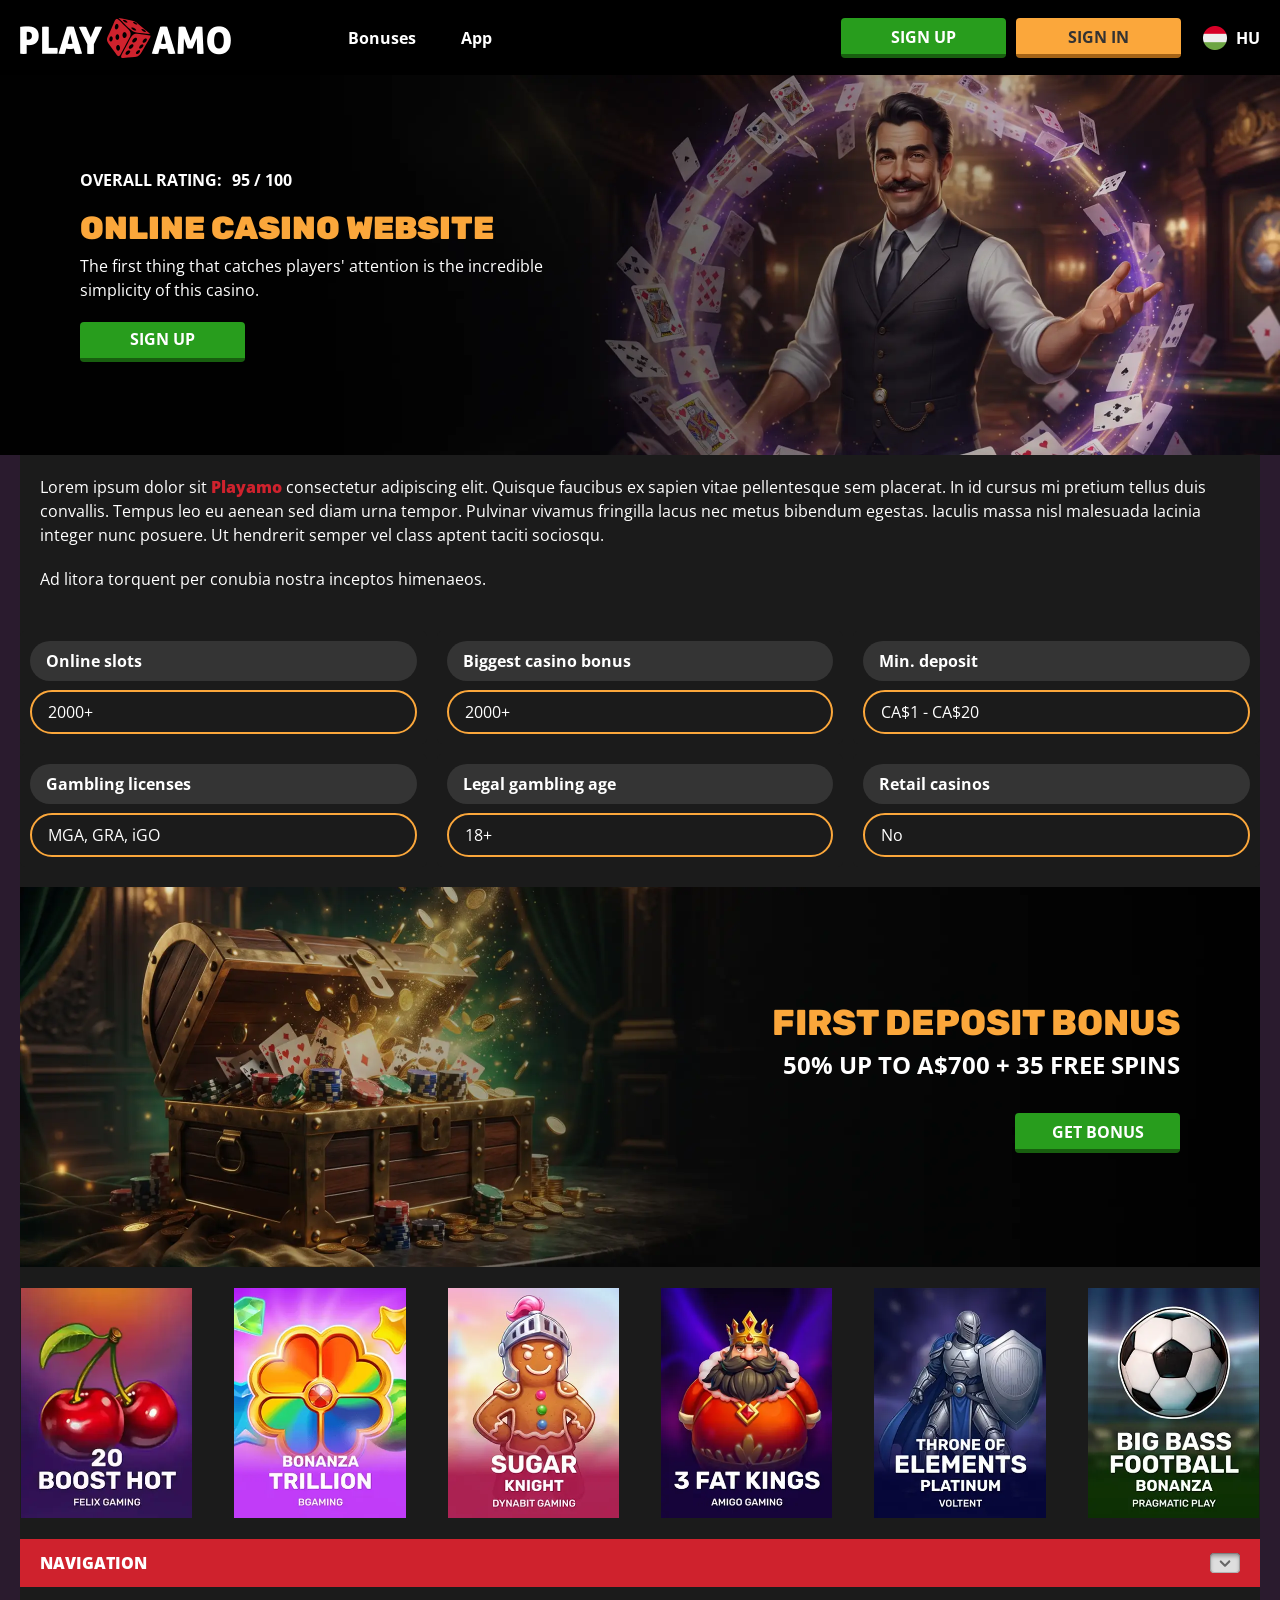
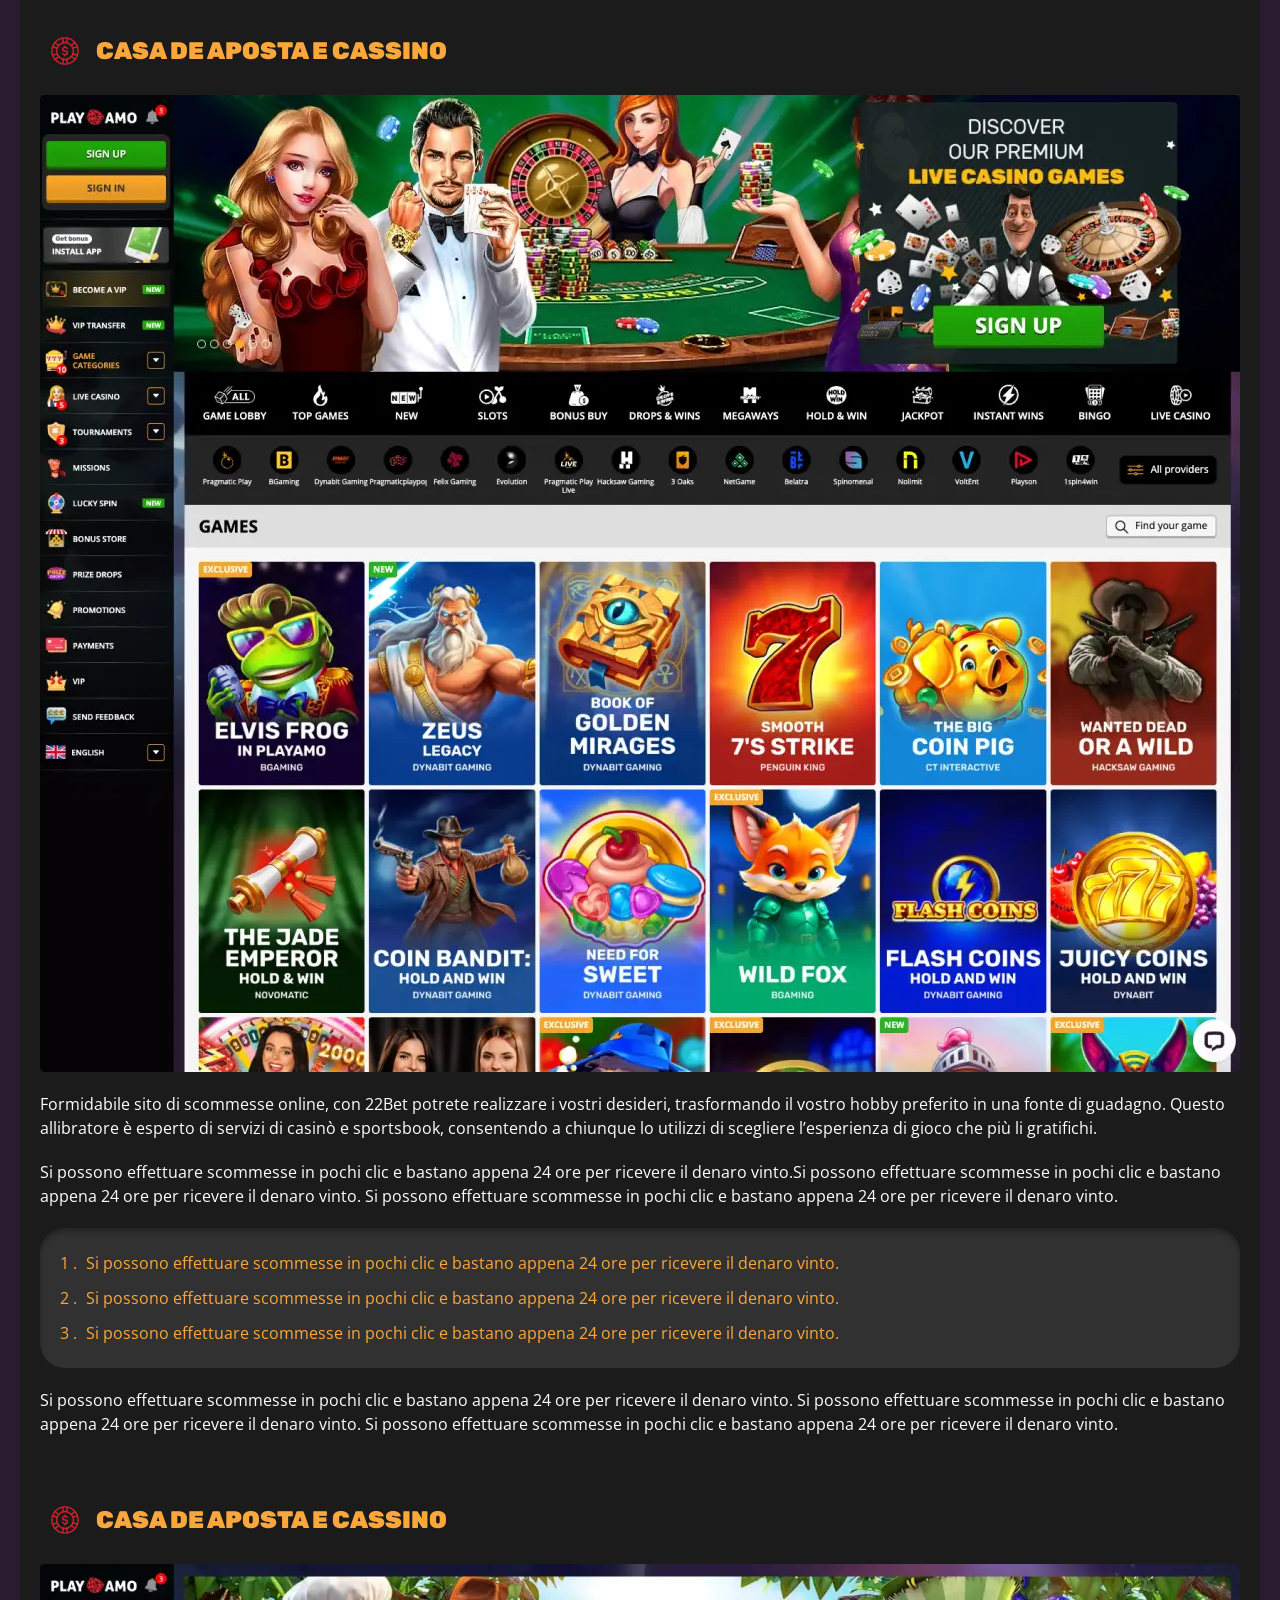
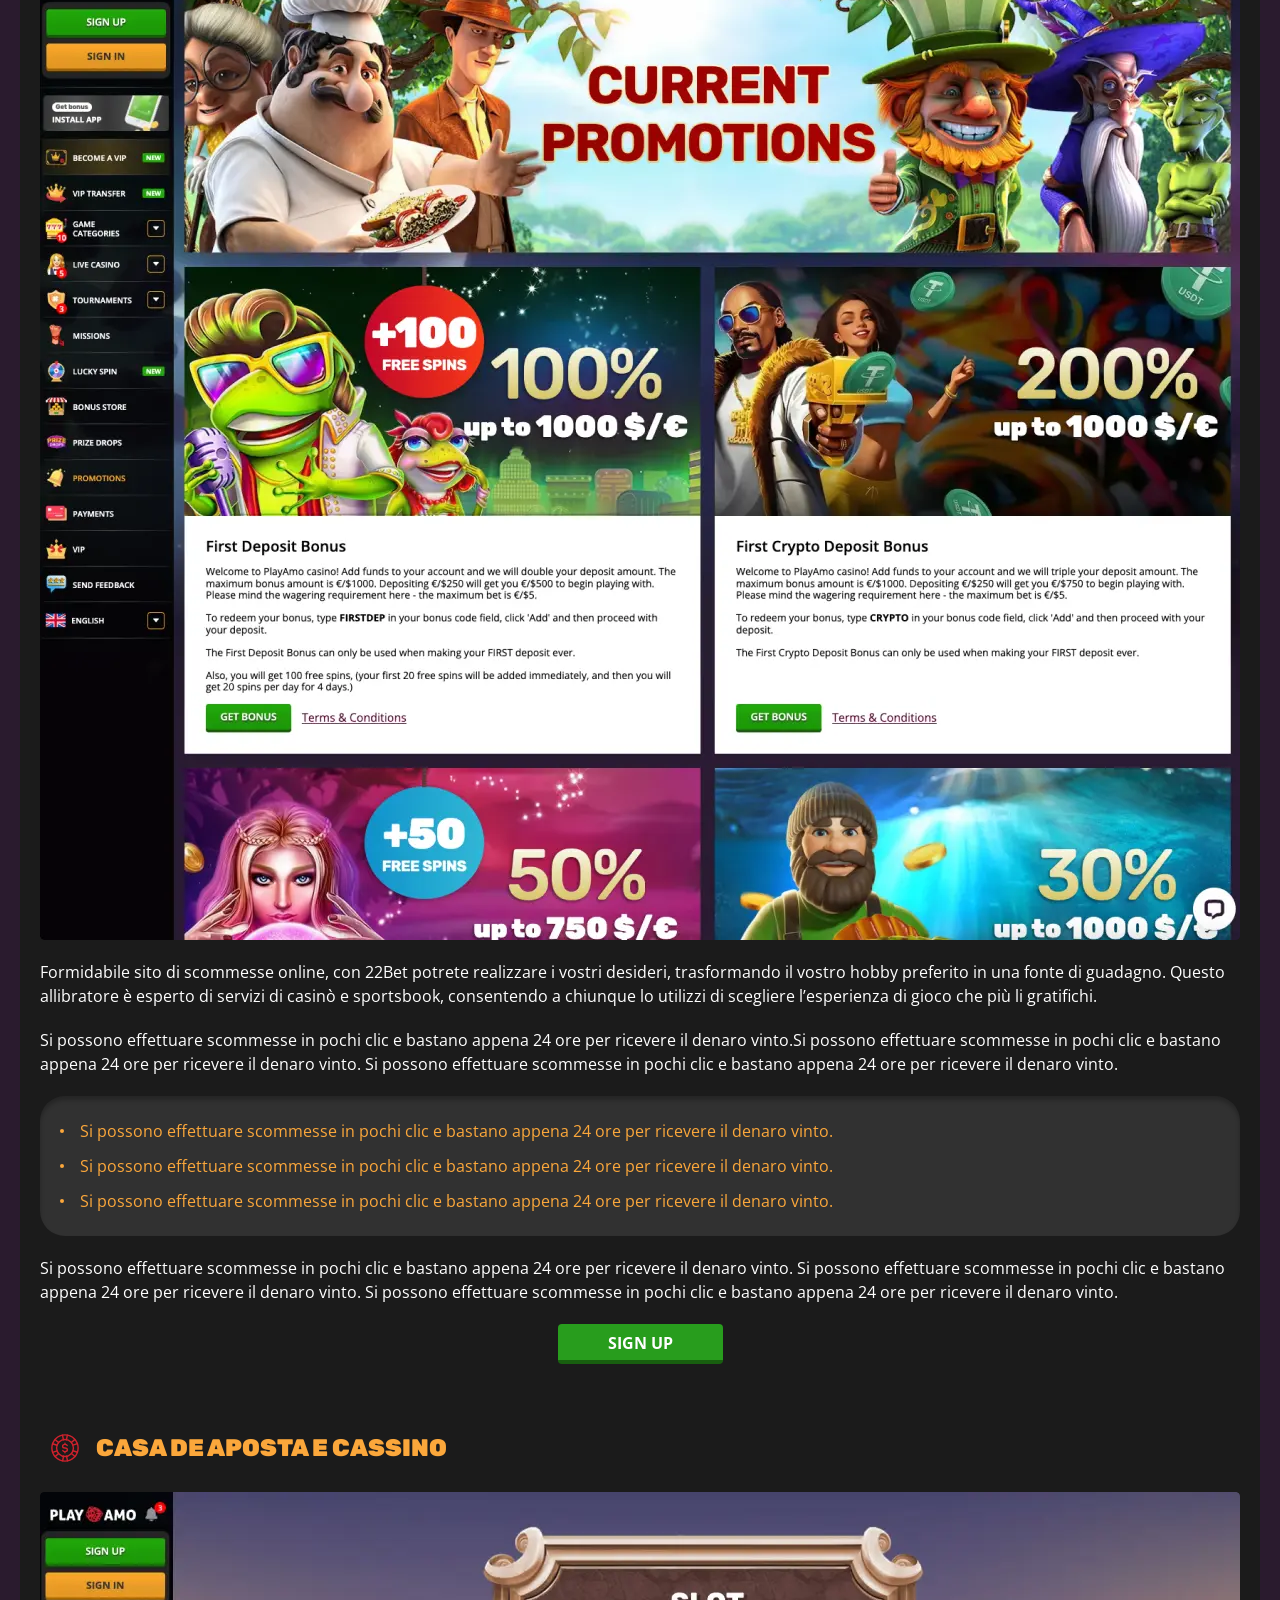
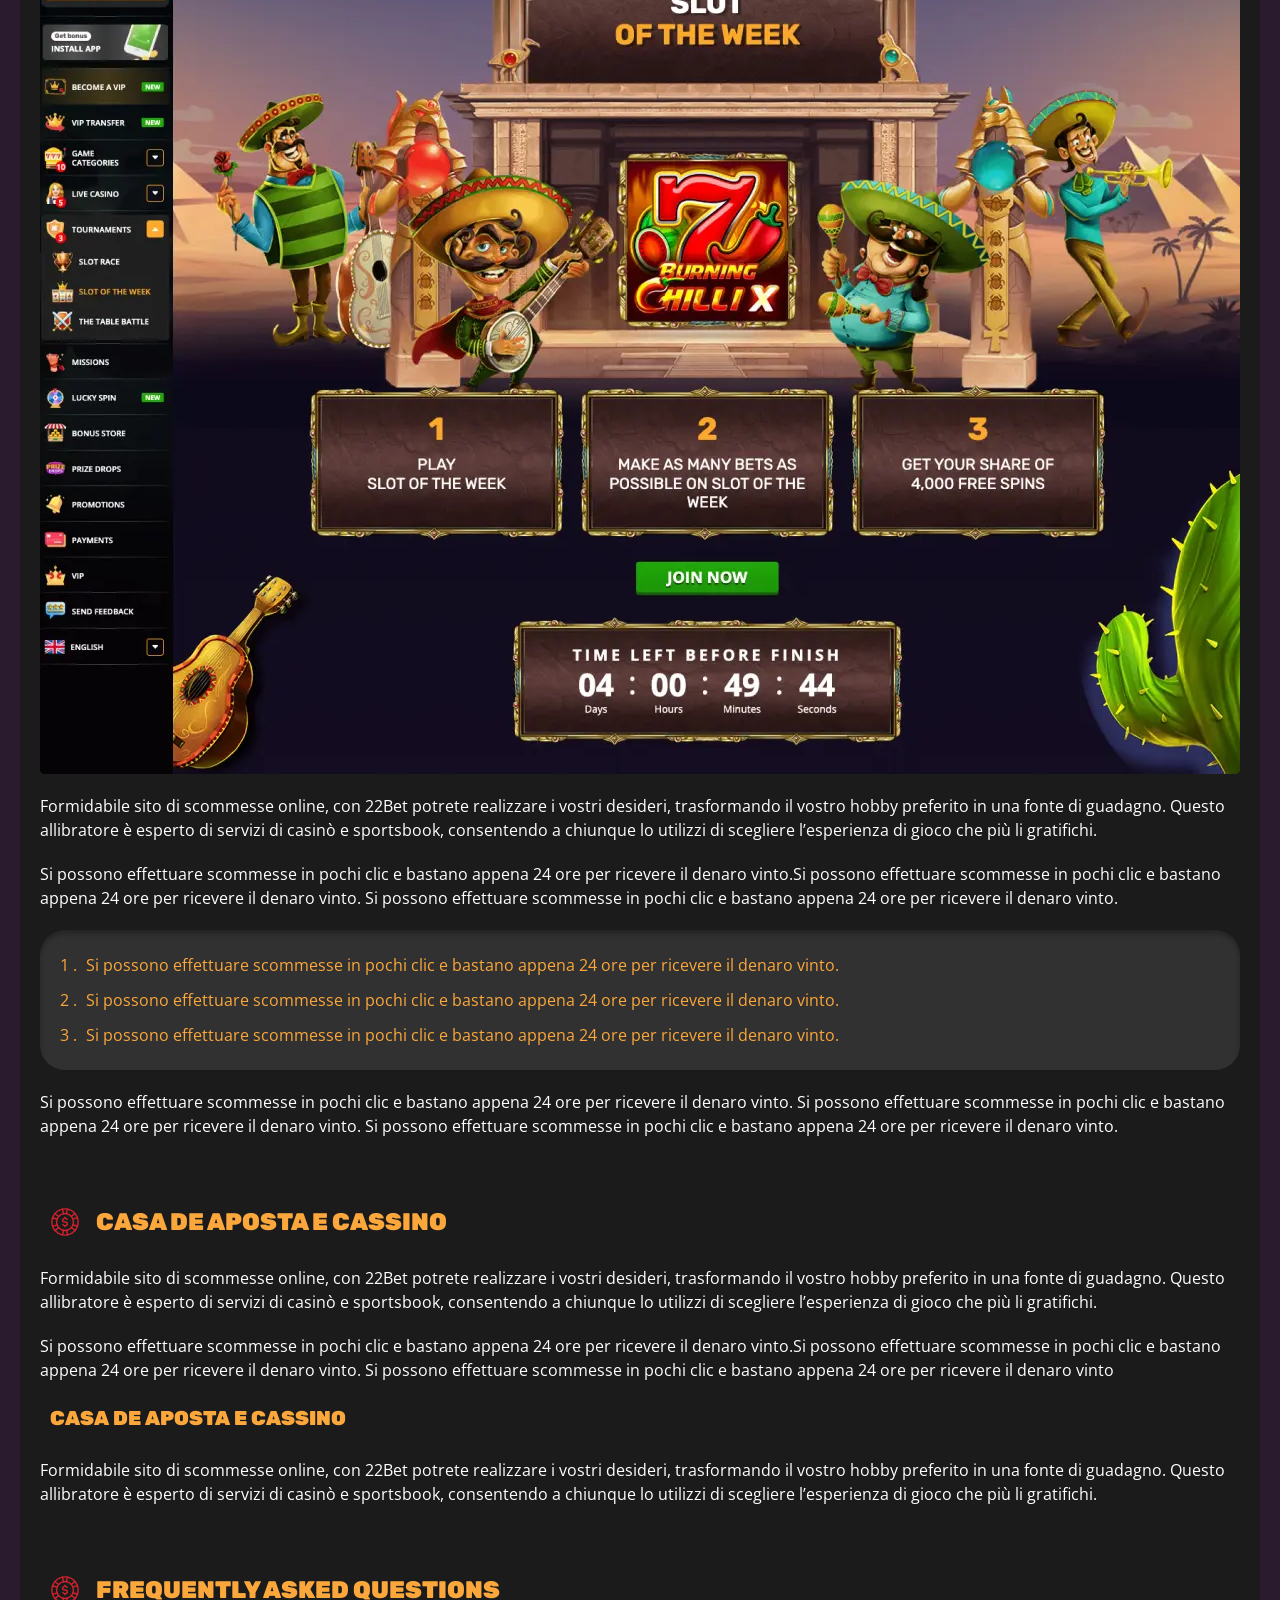
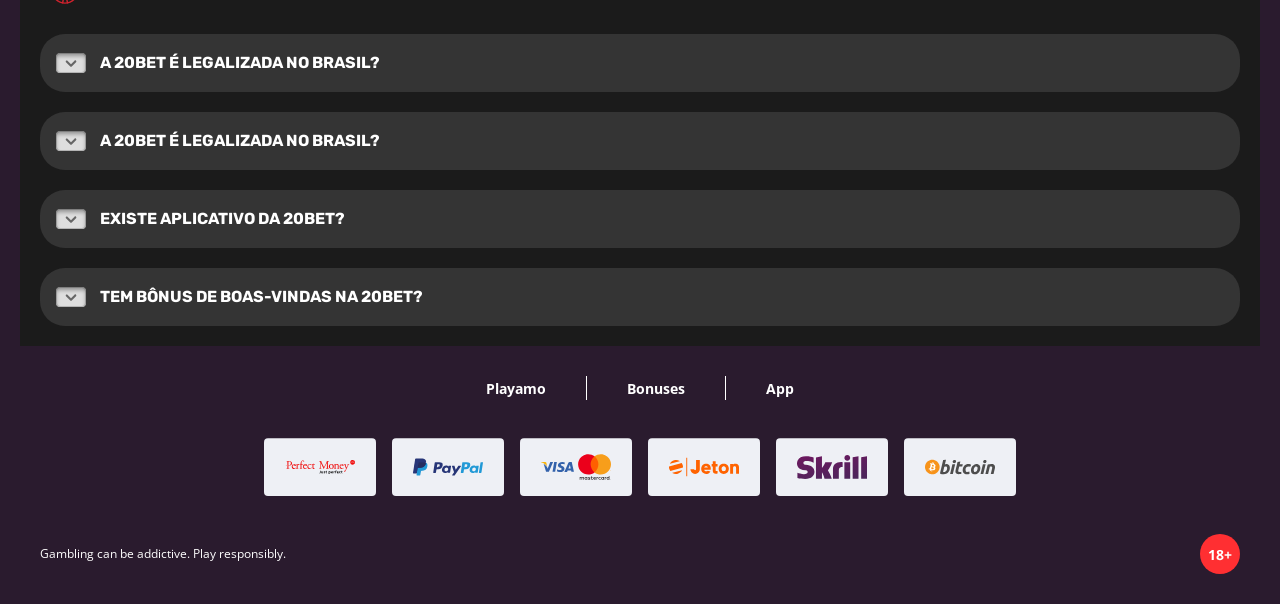
<file: index.html>
<!DOCTYPE html>
<html lang="hu">
  <head>
    <meta charset="UTF-8" />
   
    <meta name="viewport" content="width=device-width, initial-scale=1.0" />
    <title>Playamo </title>
    <meta name="description" content />
    <meta property="og:site_name" content />
    <meta property="og:title" content />
    <meta property="og:type" content="website" />
    <meta property="og:url" content />
    <meta property="og:image" content />
    <meta property="og:image:alt" content />
    <meta property="og:locale" content="hu" />
    <meta property="og:description" content />
    <link rel="preconnect" href="https://fonts.googleapis.com" />
    <link rel="preconnect" href="https://fonts.gstatic.com" crossorigin="anonymous" />
 <link href="https://fonts.googleapis.com/css2?family=Poppins:wght@100;200;300;400;500;600;700;800;900&display=swap" rel="stylesheet">
  <link href="https://fonts.googleapis.com/css2?family=Open+Sans:ital,wght@0,300..800;1,300..800&display=swap" rel="stylesheet">
<link href="https://fonts.googleapis.com/css2?family=Rubik:wght@300;400;500;600;700;800;900&amp;display=swap" rel="stylesheet">
 <link rel="stylesheet" href="./css/reset.css" />
    <link rel="stylesheet" href="./css/main.css" />
    <link rel="stylesheet" href="./css/media.css"/>
    <link rel="icon" href="./images/Group.png" type="image/x-icon"/>
    <script
    src="https://code.jquery.com/jquery-3.6.1.min.js"
    integrity="sha256-o88AwQnZB+VDvE9tvIXrMQaPlFFSUTR+nldQm1LuPXQ="
    crossorigin="anonymous"
  ></script>
  </head>
  <body>
    <header class="header">
      <section class="content header__content">
        <a href="./index.html" class="logo header__logo"
          ><img src="./images/logo.png" alt="logo" title
        /></a>
        <button class="header__btn-menu" >
          <svg width="16px" height="16px" viewBox="0 0 16 16" xmlns="http://www.w3.org/2000/svg">
              <rect y="0" width="16" height="3" rx="1.5"></rect>
              <rect y="6.5" width="16" height="3" rx="1.5"></rect>
              <rect y="13" width="16" height="3" rx="1.5"></rect>
            </svg>
        </button>

          <nav class="menu header__menu">
            <ul class="header__menu-list">
                
              <li class="" >
            
                <a href="./bonus.html" >
                <span>Bonuses</span>
              </a>
            
              </a>
            </li>
              <li>
                <a href="./app.html">
                 App
                </a>
              </li>
              
             
            </ul>
            <div class="header__button header__button-menu " >
              <a href="#" class="button  button__login-menu">sign up</a>
              <a href="#" class="button button__menu">sign in</a>
            </div>
           
          </nav>
            <a href="#" class="button button__login">sign up</a>
            <a href="#" class="button button__singup">sign in</a>
            <!-- <div id="clock" class="header__time">00:00</div> -->
            <a href="#" class="header__flag">
                <span><img src="./images/flag.png" alt="flag" title /></span>
              <span>hu</span>
              </a>
      </section>
    </header>
     <main class="main home main-page">
        <section class=" hero hero__page">
           
            <div class="background">
              <img src="./images/main/bg-main.webp" alt="hero" title />
              
            </div>
            <div class="hero__wrapper">
              <div class="hero__data">
                <div class="hero__rating" >
                  <p>Overall Rating:</p>
                 
                  <span >
                    <span >95</span>
                  <span>/</span> 
                  <span >100</span>
                  
                  </span>
                </div>
                <h1 class="title general hero__title">
                 Online Casino Website
                </h1>
                <p class="hero__text">The first thing that catches players' attention is the incredible simplicity of this casino.</p>
                <a href="#" class="button  hero__button">sign up</a>
               
              </div>
             
            </div>
          </section>
      <section class="main__wrap main__wrap-page">
       
       <section class="content__wrapper content__wrapper-page">

         
        
       
          <section class="content article">
            <p>
             Lorem ipsum dolor sit <a href="#">Playamo</a> consectetur adipiscing elit. Quisque faucibus ex sapien vitae pellentesque sem placerat. In id cursus mi pretium tellus duis convallis. Tempus leo eu aenean sed diam urna tempor. Pulvinar vivamus fringilla lacus nec metus bibendum egestas. Iaculis massa nisl malesuada lacinia integer nunc posuere. Ut hendrerit semper vel class aptent taciti sociosqu.
            </p>
            <p>
             Ad litora torquent per conubia nostra inceptos himenaeos.
            </p>
          </section>
      <section class="content features">
           
              <table class="features__table">
               <tbody class="features__group">
                 
                   <tr>
                   <td>Online slots</td>
                   <td>2000+</td>
                  </tr>
                  <tr>
                   <td>Biggest casino bonus</td>
                   <td>2000+</td>
                  </tr>
                  <tr>
                   <td>Min. deposit</td>
                   <td>CA$1 - CA$20</td>
                  </tr>
              
                     <tr>
                     <td>Gambling licenses</td>
                     <td>MGA, GRA, iGO</td>
                   </tr>
                   <tr>
                     <td>Legal gambling age</td>
                     <td>18+</td>
                   </tr>
                   <tr>
                     <td>Retail casinos</td>
                     <td>No</td>
                   </tr>
                
               </tbody>
             </table>
            
         
           </section>  

        
             
             <section class="content banner banner-main">
            <div class="background ">
              
              <img src="./images/main/banner-main.webp" alt="banner" title />
              
            </div>
            <div class="banner__info">
              
              <h2 class="title high banner__title-main">
                  
               first Deposit Bonus
              </h2>
            <p class="banner__subtitle">50% up to A$700 + 35 Free spins</p>
              <a href="#" class="button banner__button">Get  Bonus</a>
            </div>
          </section>
          
           <section class="content casino">
           
              <ul class="casino__list ">
                <li class="casino__item">
                    <a href="#"><div class="casino__wrapper">
                      <img class="casino__img" src="./images/main/card-main1.webp" alt="" title>
                    <div class="casino__hover casino__hover-live">
                        
                        <div class="casino-box">
                            
                        <span  class="button  casino__buttons"><img src="./images/main/play-btn.svg" alt="" title></span>
                        </div>
                    </div>
                    </div>
                    </a>
                </li>
                <li class="casino__item">
                  <a href="#"><div class="casino__wrapper">
                      <img class="casino__img" src="./images/main/card-main2.webp" alt="" title>
                    <div class="casino__hover casino__hover-live">
                        
                        <div class="casino-box">
                            
                        <span  class="button  casino__buttons"><img src="./images/main/play-btn.svg" alt="" title></span>
                        </div>
                    </div>
                    </div>
                    </a>
              </li>
              <li class="casino__item">
              <a href="#"><div class="casino__wrapper">
                      <img class="casino__img" src="./images/main/card-main3.webp" alt="" title>
                    <div class="casino__hover casino__hover-live">
                        
                        <div class="casino-box">
                            
                        <span  class="button  casino__buttons"><img src="./images/main/play-btn.svg" alt="" title></span>
                        </div>
                    </div>
                    </div>
                    </a>
            </li>
             <li class="casino__item">
                <a href="#"><div class="casino__wrapper">
                      <img class="casino__img" src="./images/main/card-main4.webp" alt="" title>
                    <div class="casino__hover casino__hover-live">
                        
                        <div class="casino-box">
                            
                        <span  class="button  casino__buttons"><img src="./images/main/play-btn.svg" alt="" title></span>
                        </div>
                    </div>
                    </div>
                    </a>
            </li>
             <li class="casino__item">
                <a href="#"><div class="casino__wrapper">
                      <img class="casino__img" src="./images/main/card-main5.webp" alt="" title>
                    <div class="casino__hover casino__hover-live">
                        
                        <div class="casino-box">
                            
                        <span  class="button  casino__buttons"><img src="./images/main/play-btn.svg" alt="" title></span>
                        </div>
                    </div>
                    </div>
                    </a>
            </li>
             <li class="casino__item">
                <a href="#"><div class="casino__wrapper">
                      <img class="casino__img" src="./images/main/card-main6.webp" alt="" title>
                    <div class="casino__hover casino__hover-live">
                        
                        <div class="casino-box">
                            
                        <span  class="button  casino__buttons"><img src="./images/main/play-btn.svg" alt="" title></span>
                        </div>
                    </div>
                    </div>
                    </a>
            </li>
        

              </ul>
         </section>
              <section class="content menu-review__content">
              

            
                <div class="menu__review-desk menu__review-content">Navigation</div>
                <ul class="menu__review menu__review-list">
                  <li><a href="#">Lorem ipsum dolor sit</a></li>
                    <li><a href="#">Amet consectetur adipiscing</a></li>
                      <li><a href="#">Quisque faucibus ex sapien vitae</a></li>
                        <li><a href="#">Ut hendrerit sempero</a></li>
                          <li><a href="#">Pulvinar vivamus fringilla</a></li>
                           <li><a href="#">Ad litora torquent per conubia</a></li>
                         
                          
                </ul>
             
          
          </section>
          
        
          <section class="content article">
            <h2 class="title high article__title">Casa de Aposta e Cassino</h2>
             <div class="images">
              <img src="./images/main/image1-main.webp" alt="banner" title />
            </div>
            <p>
             Formidabile sito di scommesse online, con 22Bet potrete realizzare i vostri desideri, trasformando il vostro hobby preferito in una fonte di guadagno. Questo allibratore è esperto di servizi di casinò e sportsbook, consentendo a chiunque lo utilizzi di scegliere l’esperienza di gioco che più li gratifichi.
            </p>
            <p>
             Si possono effettuare scommesse in pochi clic e bastano appena 24 ore per ricevere il denaro vinto.Si possono effettuare scommesse in pochi clic e bastano appena 24 ore per ricevere il denaro vinto. Si possono effettuare scommesse in pochi clic e bastano appena 24 ore per ricevere il denaro vinto.
            </p>
           <ol>
              <li>Si possono effettuare scommesse in pochi clic e bastano appena 24 ore per ricevere il denaro vinto.</li>
              <li>Si possono effettuare scommesse in pochi clic e bastano appena 24 ore per ricevere il denaro vinto.</li>
              <li>Si possono effettuare scommesse in pochi clic e bastano appena 24 ore per ricevere il denaro vinto.</li>
            </ol>
            <p>Si possono effettuare scommesse in pochi clic e bastano appena 24 ore per ricevere il denaro vinto. Si possono effettuare scommesse in pochi clic e bastano appena 24 ore per ricevere il denaro vinto. Si possono effettuare scommesse in pochi clic e bastano appena 24 ore per ricevere il denaro vinto.</p>
          </section>
           <section class="content article">
            <h2 class="title high article__title">Casa de Aposta e Cassino</h2>
             <div class="images">
              <img src="./images/main/image2-main.webp" alt="banner" title />
            </div>
            <p>
             Formidabile sito di scommesse online, con 22Bet potrete realizzare i vostri desideri, trasformando il vostro hobby preferito in una fonte di guadagno. Questo allibratore è esperto di servizi di casinò e sportsbook, consentendo a chiunque lo utilizzi di scegliere l’esperienza di gioco che più li gratifichi.
            </p>
            <p>
             Si possono effettuare scommesse in pochi clic e bastano appena 24 ore per ricevere il denaro vinto.Si possono effettuare scommesse in pochi clic e bastano appena 24 ore per ricevere il denaro vinto. Si possono effettuare scommesse in pochi clic e bastano appena 24 ore per ricevere il denaro vinto.
            </p>
           <ul>
              <li>Si possono effettuare scommesse in pochi clic e bastano appena 24 ore per ricevere il denaro vinto.</li>
              <li>Si possono effettuare scommesse in pochi clic e bastano appena 24 ore per ricevere il denaro vinto.</li>
              <li>Si possono effettuare scommesse in pochi clic e bastano appena 24 ore per ricevere il denaro vinto.</li>
            </ul>
            <p>Si possono effettuare scommesse in pochi clic e bastano appena 24 ore per ricevere il denaro vinto. Si possono effettuare scommesse in pochi clic e bastano appena 24 ore per ricevere il denaro vinto. Si possono effettuare scommesse in pochi clic e bastano appena 24 ore per ricevere il denaro vinto.</p>
         <a href="#" class="button">sign up</a>
          </section>
           <section class="content article">
            <h2 class="title high article__title">Casa de Aposta e Cassino</h2>
             <div class="images">
              <img src="./images/main/image3-main.webp" alt="banner" title />
            </div>
            <p>
             Formidabile sito di scommesse online, con 22Bet potrete realizzare i vostri desideri, trasformando il vostro hobby preferito in una fonte di guadagno. Questo allibratore è esperto di servizi di casinò e sportsbook, consentendo a chiunque lo utilizzi di scegliere l’esperienza di gioco che più li gratifichi.
            </p>
            <p>
             Si possono effettuare scommesse in pochi clic e bastano appena 24 ore per ricevere il denaro vinto.Si possono effettuare scommesse in pochi clic e bastano appena 24 ore per ricevere il denaro vinto. Si possono effettuare scommesse in pochi clic e bastano appena 24 ore per ricevere il denaro vinto.
            </p>
           <ol>
              <li>Si possono effettuare scommesse in pochi clic e bastano appena 24 ore per ricevere il denaro vinto.</li>
              <li>Si possono effettuare scommesse in pochi clic e bastano appena 24 ore per ricevere il denaro vinto.</li>
              <li>Si possono effettuare scommesse in pochi clic e bastano appena 24 ore per ricevere il denaro vinto.</li>
            </ol>
            <p>Si possono effettuare scommesse in pochi clic e bastano appena 24 ore per ricevere il denaro vinto. Si possono effettuare scommesse in pochi clic e bastano appena 24 ore per ricevere il denaro vinto. Si possono effettuare scommesse in pochi clic e bastano appena 24 ore per ricevere il denaro vinto.</p>
          </section>
           <section class="content article">
            <h2 class="title high article__title">Casa de Aposta e Cassino</h2>
            <p>Formidabile sito di scommesse online, con 22Bet potrete realizzare i vostri desideri, trasformando il vostro hobby preferito in una fonte di guadagno. Questo allibratore è esperto di servizi di casinò e sportsbook, consentendo a chiunque lo utilizzi di scegliere l’esperienza di gioco che più li gratifichi.</p>
            <p>Si possono effettuare scommesse in pochi clic e bastano appena 24 ore per ricevere il denaro vinto.Si possono effettuare scommesse in pochi clic e bastano appena 24 ore per ricevere il denaro vinto. Si possono effettuare scommesse in pochi clic e bastano appena 24 ore per ricevere il denaro vinto</p>
            <h3>Casa de Aposta e Cassino</h3>
            <p>Formidabile sito di scommesse online, con 22Bet potrete realizzare i vostri desideri, trasformando il vostro hobby preferito in una fonte di guadagno. Questo allibratore è esperto di servizi di casinò e sportsbook, consentendo a chiunque lo utilizzi di scegliere l’esperienza di gioco che più li gratifichi.</p>
           </section>

          <section class="content faq">
            <h2 class="title high faq__title">Frequently Asked Questions</h2>
            <ol class="faq__list " >
              <li class="faq__item"  >
                <h3 class="title medium faq__subtitle js-button-expander js-button-expander--faq"  >A 20Bet é legalizada no Brasil?
                 </h3>
                <div  class="faq__answer js-expand-content js-expand-content--faq" >
                  <p  >
                    Sim, a casa de apostas tem licença emitida por Curaçao, que é reconhecida no Brasil e a permite atuar por aqui.
                  </p>
                </div>
              </li>
              <li class="faq__item"  >
                <h3 class="title medium faq__subtitle js-button-expander js-button-expander--faq"  >A 20Bet é legalizada no Brasil?</h3>
                <div class="faq__answer js-expand-content js-expand-content--faq" >
                  <p  >
                    Sim, a casa de apostas tem licença emitida por Curaçao, que é reconhecida no Brasil e a permite atuar por aqui.
                  </p>
                </div>
              </li> 
              <li class="faq__item"  >
                <h3 class="title medium faq__subtitle js-button-expander js-button-expander--faq"  >Existe aplicativo da 20Bet?</h3>
                <div class="faq__answer js-expand-content js-expand-content--faq" >
                  <p  >
                   Sim, disponível para sistemas operacionais iOS e Android.
                  </p>
                </div>
              </li> 
              <li class="faq__item"  >
                <h3 class="title medium faq__subtitle js-button-expander js-button-expander--faq"  >Tem bônus de boas-vindas na 20Bet?</h3>
                <div class="faq__answer js-expand-content js-expand-content--faq" >
                  <p  >
                   O pacote especial para novos usuários da 20Bet paga 100% sobre o primeiro depósito, com limite de 600 BRL.
                  </p>
                </div>
              </li> 
             
            </ol>
          </section>
          
        </section> 
      
        <div class=""  onclick="scrollToTop()">
          <button class="main__arrow" id="scrollToTopBtn"></button>
        </div> 
        
      </section>
    </main> 
     <footer class=" footer ">
      <section class="content footer__content">
        <ul class="footer__menu">
         <li><a href="/">Playamo</a></li>
         <li><a href="./bonus.html">bonuses</a></li>
         <li><a href="./app.html">app</a></li>
         
        </ul>
       
          <ul class="footer__cards-list">
           
            <li>
              <a href="#"
                ><img src="./images/footer-img1.svg" alt="card" title
              /></a>
            </li>
           <li>
              <a href="#"
                ><img src="./images/footer-img2.svg" alt="card" title
              /></a>
            </li> <li>
              <a href="#"
                ><img src="./images/footer-img3.svg" alt="card" title
              /></a>
            </li> <li>
              <a href="#"
                ><img src="./images/footer-img4.svg" alt="card" title
              /></a>
            </li> <li>
              <a href="#"
                ><img src="./images/footer-img5.svg" alt="card" title
              /></a>
            </li> <li>
              <a href="#"
                ><img src="./images/footer-img6.svg" alt="card" title
              /></a>
            </li>
          </ul>
       
        <div class="footer__wrapp">
          <div class="footer__text">
           
            <p>Gambling can be addictive. Play responsibly. 
</p>
           
          </div>
          <div class="footer__age">
            <img src="./images/age.svg" alt="age" title />
          </div>
        </div>
      
      </section>
    </footer>
    <script src="./js/arrowUp.js" defer></script>
    <script src="./js/sidebar.js" defer></script>
    <script src="./js/expander.js" defer></script>
    <script src="./js/mobile-menu.js" defer></script>
    <!-- <script src="./js/clock.js" defer></script> -->
  </body>
</html>
</file>
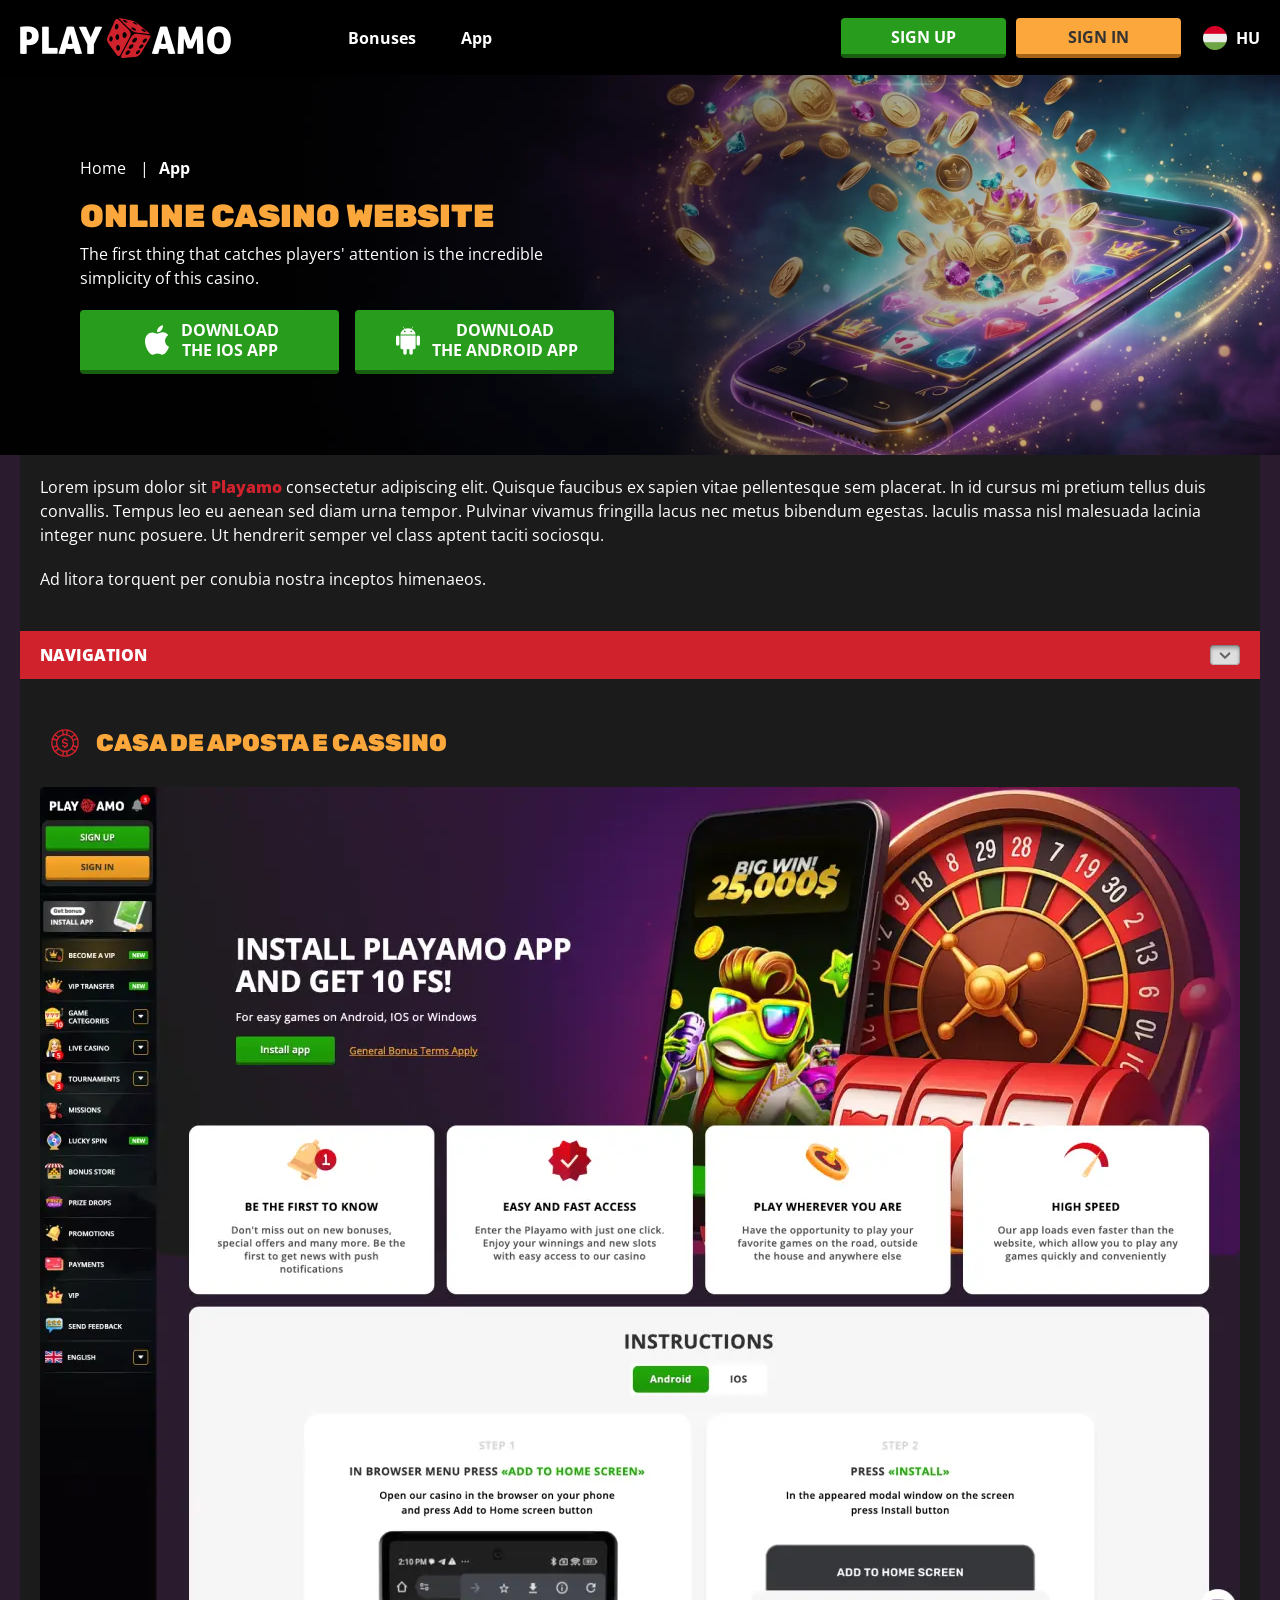
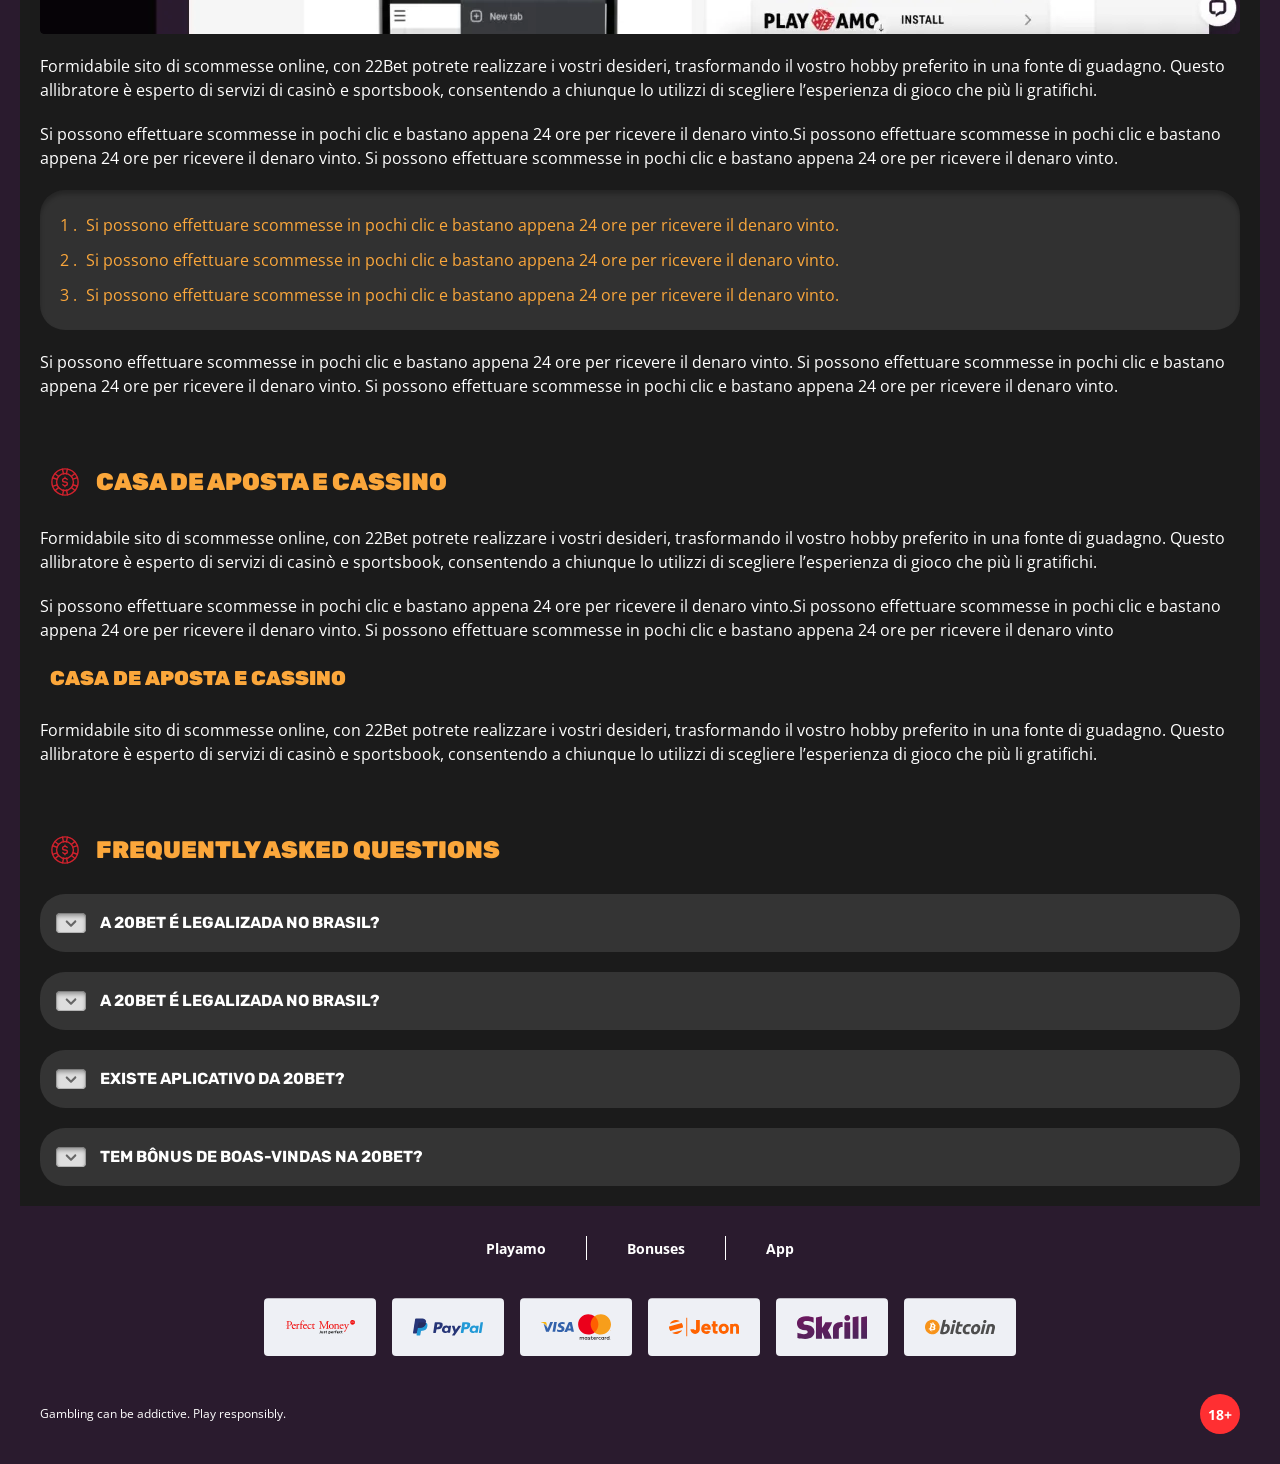
<file: app.html>
<!DOCTYPE html>
<html lang="hu">
  <head>
    <meta charset="UTF-8" />
   
    <meta name="viewport" content="width=device-width, initial-scale=1.0" />
    <title>Playamo  </title>
    <meta name="description" content />
    <meta property="og:site_name" content />
    <meta property="og:title" content />
    <meta property="og:type" content="website" />
    <meta property="og:url" content />
    <meta property="og:image" content />
    <meta property="og:image:alt" content />
    <meta property="og:locale" content="hu" />
    <meta property="og:description" content />
    <link rel="preconnect" href="https://fonts.googleapis.com" />
    <link rel="preconnect" href="https://fonts.gstatic.com" crossorigin="anonymous" />
 <link href="https://fonts.googleapis.com/css2?family=Poppins:wght@100;200;300;400;500;600;700;800;900&display=swap" rel="stylesheet">
 <link href="https://fonts.googleapis.com/css2?family=Open+Sans:ital,wght@0,300..800;1,300..800&display=swap" rel="stylesheet">
<link href="https://fonts.googleapis.com/css2?family=Rubik:wght@300;400;500;600;700;800;900&amp;display=swap" rel="stylesheet">

   <link rel="stylesheet" href="./css/reset.css" />
    <link rel="stylesheet" href="./css/main.css" />
    <link rel="stylesheet" href="./css/media.css"/>
    <link rel="icon" href="./images/Group.png" type="image/x-icon"/>
    <script
    src="https://code.jquery.com/jquery-3.6.1.min.js"
    integrity="sha256-o88AwQnZB+VDvE9tvIXrMQaPlFFSUTR+nldQm1LuPXQ="
    crossorigin="anonymous"
  ></script>
  </head>
  <body>
    <header class="header">
      <section class="content header__content">
        <a href="./index.html" class="logo header__logo"
          ><img src="./images/logo.png" alt="logo" title
        /></a>
        <button class="header__btn-menu" >
          <svg width="16px" height="16px" viewBox="0 0 16 16" xmlns="http://www.w3.org/2000/svg">
              <rect y="0" width="16" height="3" rx="1.5"></rect>
              <rect y="6.5" width="16" height="3" rx="1.5"></rect>
              <rect y="13" width="16" height="3" rx="1.5"></rect>
            </svg>
        </button>

          <nav class="menu header__menu">
           <ul class="header__menu-list">
                
              <li class="" >
            
                <a href="./bonus.html" >
                <span>Bonuses</span>
              </a>
            
              </a>
            </li>
              <li>
                <a href="./app.html">
                 App
                </a>
              </li>
              
             
            </ul>
            <div class="header__button header__button-menu " >
              <a href="#" class="button  button__login-menu">sign up</a>
              <a href="#" class="button button__menu">sign in</a>
            </div>
           
          </nav>
            <a href="#" class="button button__login">sign up</a>
            <a href="#" class="button button__singup">sign in</a>
            <!-- <div id="clock" class="header__time">00:00</div> -->
            <a href="#" class="header__flag">
                <span><img src="./images/flag.png" alt="flag" title /></span>
                <span>hu</span>
              </a>
      </section>
    </header>
     <main class="main home main-page">
        <section class=" hero hero__page">
           
            <div class="background background-page">
              <img src="./images/app/bg-app.webp" alt="hero" title />
              
            </div>
            <div class="hero__wrapper hero__wrapper-page">
              <div class="hero__data hero__data-bonus">
                <ul
                class="breadcrumbs "
                
              >
                <li
                  
                >
                  <a href="#" >
                    <span >Home</span></a
                  >
                 
                </li>
                <li
                  
                >
                  <a href="/" > <span >App</span></a>
                 
                </li>
              </ul>
                <h1 class="title general hero__title">
                  Online Casino Website
                </h1>
                 <p class="hero__text">The first thing that catches players' attention is the incredible simplicity of this casino.</p>
               
              <div class="banner__content banner__content-app">
             
                  <a href="#" class="banner__btn banner__btn-app">
                    <img src="./images/main/apple-app.svg" alt="icon" title>
                   Download  </br> the
IOS app
                  </a>
                  <a href="#" class="banner__btn banner__btn-android"
                    > <img src="./images/main/android-app.svg" alt="icon" title>Download  </br> the
 Android app</a
                  >
                </div>
              </div>
             
            </div>
          </section>
      <section class="main__wrap main__wrap-page">
       
       <section class="content__wrapper content__wrapper-page">

         
        
       
          <section class="content article">
            <p>
             Lorem ipsum dolor sit <a href="#">Playamo </a> consectetur adipiscing elit. Quisque faucibus ex sapien vitae pellentesque sem placerat. In id cursus mi pretium tellus duis convallis. Tempus leo eu aenean sed diam urna tempor. Pulvinar vivamus fringilla lacus nec metus bibendum egestas. Iaculis massa nisl malesuada lacinia integer nunc posuere. Ut hendrerit semper vel class aptent taciti sociosqu.
            </p>
            <p>
             Ad litora torquent per conubia nostra inceptos himenaeos.
            </p>
          </section>
         
       <section class="content menu-review__content">
              

            
                <div class="menu__review-desk menu__review-content">Navigation</div>
                <ul class="menu__review menu__review-list">
                  <li><a href="#">Lorem ipsum dolor sit</a></li>
                    <li><a href="#">Amet consectetur adipiscing</a></li>
                      <li><a href="#">Quisque faucibus ex sapien vitae</a></li>
                        <li><a href="#">Ut hendrerit sempero</a></li>
                          <li><a href="#">Pulvinar vivamus fringilla</a></li>
                           <li><a href="#">Ad litora torquent per conubia</a></li>
                         
                          
                </ul>
             
          
          </section>
        
          <section class="content article">
            <h2 class="title high article__title">Casa de Aposta e Cassino</h2>
             <div class="images">
              <img src="./images/app/image1-app.webp" alt="banner" title />
            </div>
            <p>
             Formidabile sito di scommesse online, con 22Bet potrete realizzare i vostri desideri, trasformando il vostro hobby preferito in una fonte di guadagno. Questo allibratore è esperto di servizi di casinò e sportsbook, consentendo a chiunque lo utilizzi di scegliere l’esperienza di gioco che più li gratifichi.
            </p>
            <p>
             Si possono effettuare scommesse in pochi clic e bastano appena 24 ore per ricevere il denaro vinto.Si possono effettuare scommesse in pochi clic e bastano appena 24 ore per ricevere il denaro vinto. Si possono effettuare scommesse in pochi clic e bastano appena 24 ore per ricevere il denaro vinto.
            </p>
           <ol>
              <li>Si possono effettuare scommesse in pochi clic e bastano appena 24 ore per ricevere il denaro vinto.</li>
              <li>Si possono effettuare scommesse in pochi clic e bastano appena 24 ore per ricevere il denaro vinto.</li>
              <li>Si possono effettuare scommesse in pochi clic e bastano appena 24 ore per ricevere il denaro vinto.</li>
            </ol>
            <p>Si possono effettuare scommesse in pochi clic e bastano appena 24 ore per ricevere il denaro vinto. Si possono effettuare scommesse in pochi clic e bastano appena 24 ore per ricevere il denaro vinto. Si possono effettuare scommesse in pochi clic e bastano appena 24 ore per ricevere il denaro vinto.</p>
          </section>
         
         
           <section class="content article">
            <h2 class="title high article__title">Casa de Aposta e Cassino</h2>
            <p>Formidabile sito di scommesse online, con 22Bet potrete realizzare i vostri desideri, trasformando il vostro hobby preferito in una fonte di guadagno. Questo allibratore è esperto di servizi di casinò e sportsbook, consentendo a chiunque lo utilizzi di scegliere l’esperienza di gioco che più li gratifichi.</p>
            <p>Si possono effettuare scommesse in pochi clic e bastano appena 24 ore per ricevere il denaro vinto.Si possono effettuare scommesse in pochi clic e bastano appena 24 ore per ricevere il denaro vinto. Si possono effettuare scommesse in pochi clic e bastano appena 24 ore per ricevere il denaro vinto</p>
            <h3>Casa de Aposta e Cassino</h3>
            <p>Formidabile sito di scommesse online, con 22Bet potrete realizzare i vostri desideri, trasformando il vostro hobby preferito in una fonte di guadagno. Questo allibratore è esperto di servizi di casinò e sportsbook, consentendo a chiunque lo utilizzi di scegliere l’esperienza di gioco che più li gratifichi.</p>
           </section>

          <section class="content faq">
            <h2 class="title high faq__title">Frequently Asked Questions</h2>
            <ul class="faq__list " >
              <li class="faq__item"  >
                <h3 class="title medium faq__subtitle js-button-expander js-button-expander--faq"  >A 20Bet é legalizada no Brasil?
                 </h3>
                <div  class="faq__answer js-expand-content js-expand-content--faq" >
                  <p  >
                    Sim, a casa de apostas tem licença emitida por Curaçao, que é reconhecida no Brasil e a permite atuar por aqui.
                  </p>
                </div>
              </li>
              <li class="faq__item"  >
                <h3 class="title medium faq__subtitle js-button-expander js-button-expander--faq"  >A 20Bet é legalizada no Brasil?</h3>
                <div class="faq__answer js-expand-content js-expand-content--faq" >
                  <p  >
                    Sim, a casa de apostas tem licença emitida por Curaçao, que é reconhecida no Brasil e a permite atuar por aqui.
                  </p>
                </div>
              </li> 
              <li class="faq__item"  >
                <h3 class="title medium faq__subtitle js-button-expander js-button-expander--faq"  >Existe aplicativo da 20Bet?</h3>
                <div class="faq__answer js-expand-content js-expand-content--faq" >
                  <p  >
                   Sim, disponível para sistemas operacionais iOS e Android.
                  </p>
                </div>
              </li> 
              <li class="faq__item"  >
                <h3 class="title medium faq__subtitle js-button-expander js-button-expander--faq"  >Tem bônus de boas-vindas na 20Bet?</h3>
                <div class="faq__answer js-expand-content js-expand-content--faq" >
                  <p  >
                   O pacote especial para novos usuários da 20Bet paga 100% sobre o primeiro depósito, com limite de 600 BRL.
                  </p>
                </div>
              </li> 
             
            </ul>
          </section>
          
        </section> 
      
        <div class=""  onclick="scrollToTop()">
          <button class="main__arrow" id="scrollToTopBtn"></button>
        </div> 
        
      </section>
    </main> 
 <footer class=" footer ">
      <section class="content footer__content">
        <ul class="footer__menu">
         <li><a href="/">Playamo</a></li>
         <li><a href="./bonus.html">bonuses</a></li>
         <li><a href="./app.html">app</a></li>
         
        </ul>
       
          <ul class="footer__cards-list">
           
            <li>
              <a href="#"
                ><img src="./images/footer-img1.svg" alt="card" title
              /></a>
            </li>
           <li>
              <a href="#"
                ><img src="./images/footer-img2.svg" alt="card" title
              /></a>
            </li> <li>
              <a href="#"
                ><img src="./images/footer-img3.svg" alt="card" title
              /></a>
            </li> <li>
              <a href="#"
                ><img src="./images/footer-img4.svg" alt="card" title
              /></a>
            </li> <li>
              <a href="#"
                ><img src="./images/footer-img5.svg" alt="card" title
              /></a>
            </li> <li>
              <a href="#"
                ><img src="./images/footer-img6.svg" alt="card" title
              /></a>
            </li>
          </ul>
       
        <div class="footer__wrapp">
          <div class="footer__text">
           
            <p>Gambling can be addictive. Play responsibly. 
</p>
           
          </div>
          <div class="footer__age">
            <img src="./images/age.svg" alt="age" title />
          </div>
        </div>
      
      </section>
    </footer>
    <script src="./js/arrowUp.js" defer></script>
    <script src="./js/sidebar.js" defer></script>
    <script src="./js/expander.js" defer></script>
    <script src="./js/mobile-menu.js" defer></script>
    <!-- <script src="./js/clock.js" defer></script> -->
  </body>
</html>
</file>
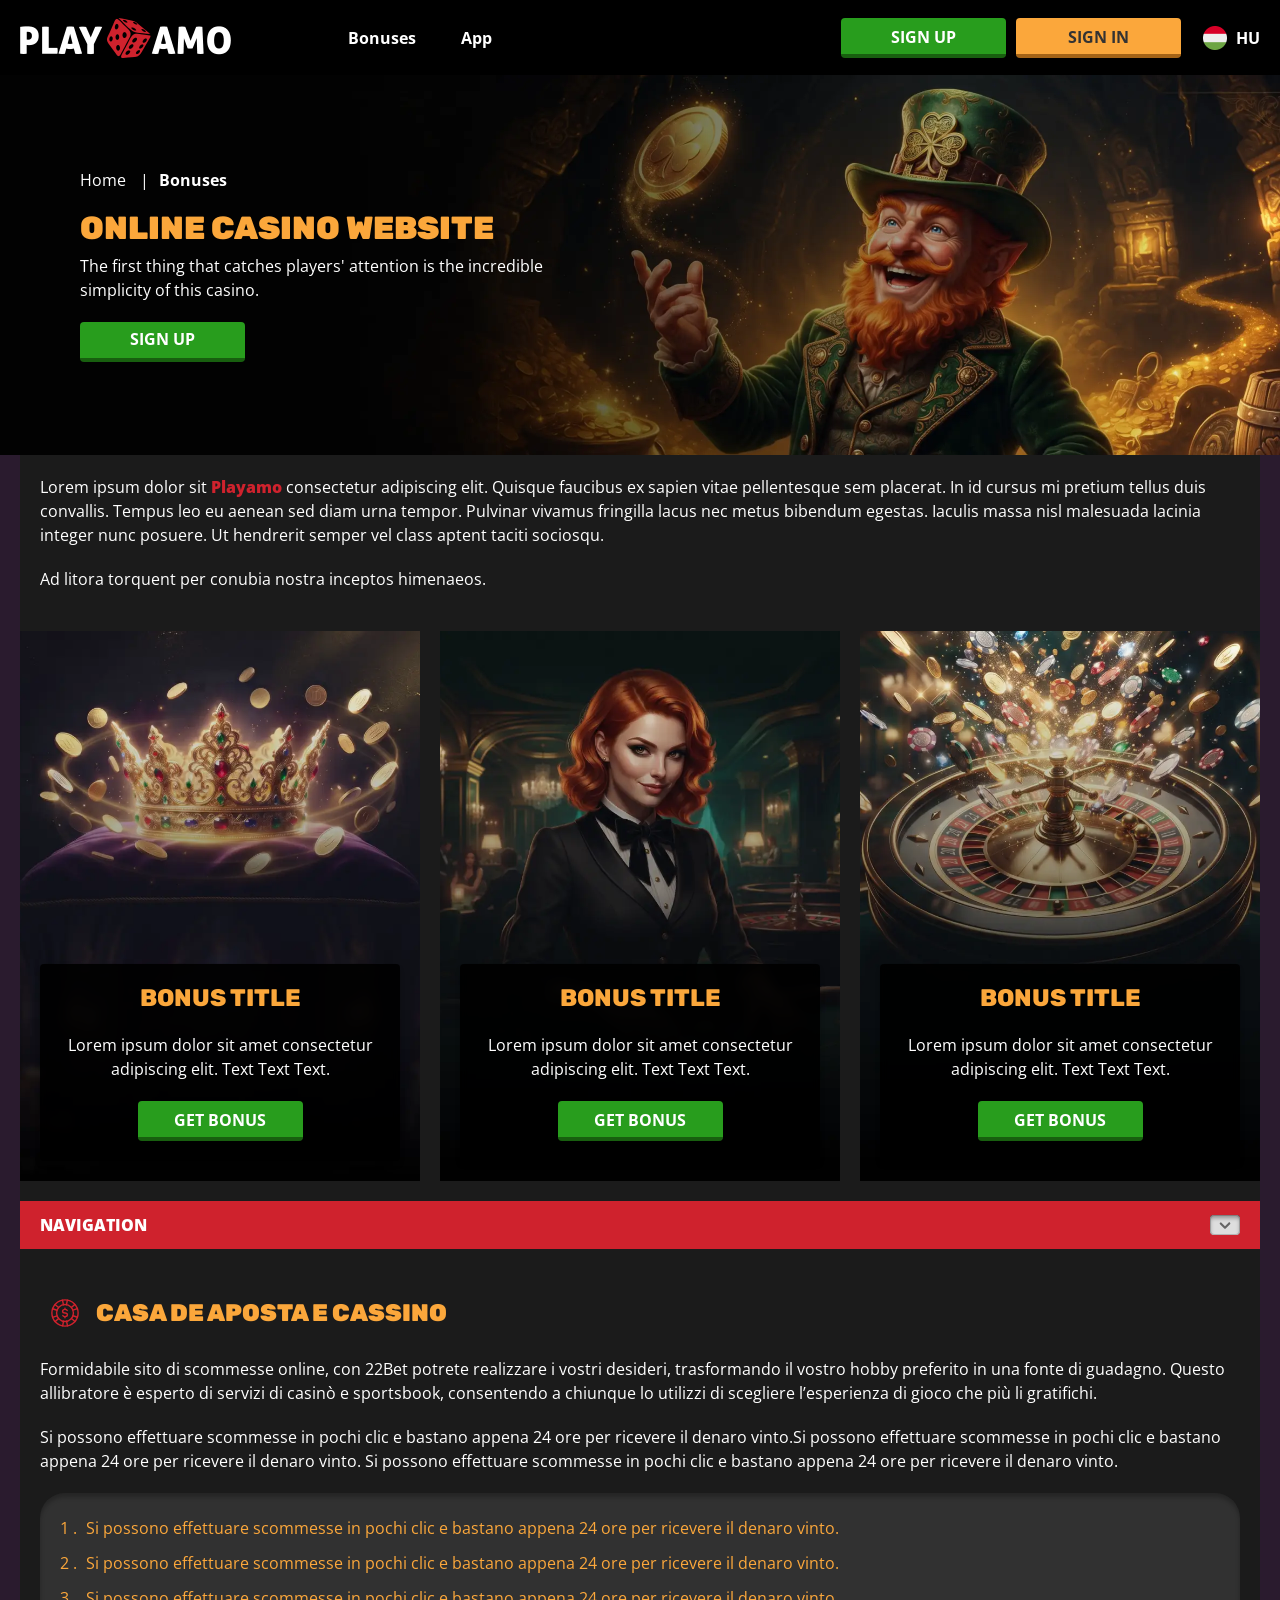
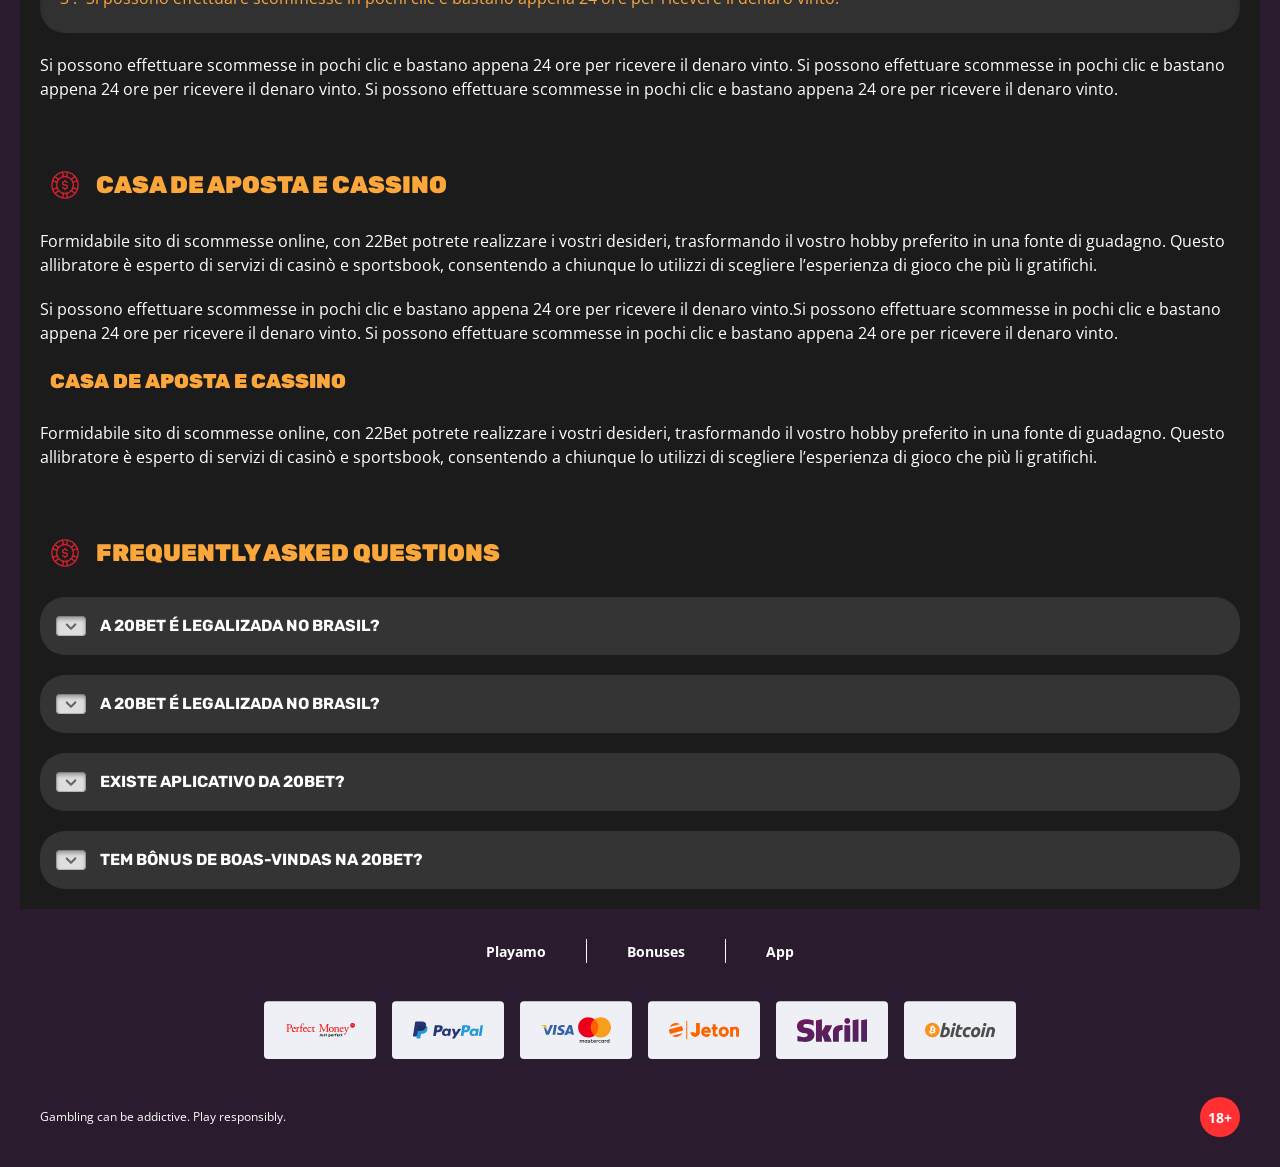
<file: bonus.html>
<!DOCTYPE html>
<html lang="hu">
  <head>
    <meta charset="UTF-8" />
   
    <meta name="viewport" content="width=device-width, initial-scale=1.0" />
    <title>Playamo</title>
    <meta name="description" content />
    <meta property="og:site_name" content />
    <meta property="og:title" content />
    <meta property="og:type" content="website" />
    <meta property="og:url" content />
    <meta property="og:image" content />
    <meta property="og:image:alt" content />
    <meta property="og:locale" content="hu" />
    <meta property="og:description" content />
    <link rel="preconnect" href="https://fonts.googleapis.com" />
    <link rel="preconnect" href="https://fonts.gstatic.com" crossorigin="anonymous" />
   <link href="https://fonts.googleapis.com/css2?family=Poppins:wght@100;200;300;400;500;600;700;800;900&display=swap" rel="stylesheet">
 <link href="https://fonts.googleapis.com/css2?family=Open+Sans:ital,wght@0,300..800;1,300..800&display=swap" rel="stylesheet">
<link href="https://fonts.googleapis.com/css2?family=Rubik:wght@300;400;500;600;700;800;900&amp;display=swap" rel="stylesheet">
 
    <link rel="stylesheet" href="./css/reset.css" />
    <link rel="stylesheet" href="./css/main.css" />
    <link rel="stylesheet" href="./css/media.css"/>
    <link rel="icon" href="./images/Group.png" type="image/x-icon"/>
    <script
    src="https://code.jquery.com/jquery-3.6.1.min.js"
    integrity="sha256-o88AwQnZB+VDvE9tvIXrMQaPlFFSUTR+nldQm1LuPXQ="
    crossorigin="anonymous"
  ></script>
  </head>
  <body>
  <header class="header">
      <section class="content header__content">
        <a href="./index.html" class="logo header__logo"
          ><img src="./images/logo.png" alt="logo" title
        /></a>
        <button class="header__btn-menu" >
          <svg width="16px" height="16px" viewBox="0 0 16 16" xmlns="http://www.w3.org/2000/svg">
              <rect y="0" width="16" height="3" rx="1.5"></rect>
              <rect y="6.5" width="16" height="3" rx="1.5"></rect>
              <rect y="13" width="16" height="3" rx="1.5"></rect>
            </svg>
        </button>

          <nav class="menu header__menu">
        <ul class="header__menu-list">
                
              <li class="" >
            
                <a href="./bonus.html" >
                <span>Bonuses</span>
              </a>
            
              </a>
            </li>
              <li>
                <a href="./app.html">
                 App
                </a>
              </li>
              
             
            </ul>
            <div class="header__button header__button-menu " >
              <a href="#" class="button  button__login-menu">sign up</a>
              <a href="#" class="button button__menu">sign in</a>
            </div>
           
          </nav>
            <a href="#" class="button button__login">sign up</a>
            <a href="#" class="button button__singup">sign in</a>
            <!-- <div id="clock" class="header__time">00:00</div> -->
            <a href="#" class="header__flag">
                <span><img src="./images/flag.png" alt="flag" title /></span>
                <span>hu</span>
              </a>
      </section>
    </header>
     <main class="main home main-page">
        <section class=" hero hero__page">
           
            <div class="background ">
              <img src="./images/bonus/bg-bonus.webp" alt="hero" title />
              
            </div>
            <div class="hero__wrapper hero__wrapper-page">
              <div class="hero__data hero__data-bonus">
                <ul
                class="breadcrumbs "
                
              >
                <li
                  
                >
                  <a href="/" >
                    <span >Home</span></a
                  >
                 
                </li>
                <li
                  
                >
                  <a href="#" > <span >Bonuses</span></a>
                 
                </li>
              </ul>
                <h1 class="title general hero__title">
                  Online Casino Website
                </h1>
                 <p class="hero__text">The first thing that catches players' attention is the incredible simplicity of this casino.</p>
               
                <a href="#" class="button  hero__button ">sign up</a>
               
              </div>
             
            </div>
          </section>
      <section class="main__wrap main__wrap-page">
       
       <section class="content__wrapper content__wrapper-page">
        <section class="content article">
            <p>
             Lorem ipsum dolor sit <a href="#">Playamo</a> consectetur adipiscing elit. Quisque faucibus ex sapien vitae pellentesque sem placerat. In id cursus mi pretium tellus duis convallis. Tempus leo eu aenean sed diam urna tempor. Pulvinar vivamus fringilla lacus nec metus bibendum egestas. Iaculis massa nisl malesuada lacinia integer nunc posuere. Ut hendrerit semper vel class aptent taciti sociosqu.
            </p>
            <p>
             Ad litora torquent per conubia nostra inceptos himenaeos.
            </p>
          </section>
        
          <section class="content bonuses">
            <ul class="bonuses__list">
               <li class="  bonuses__item">
                 
                 <div class="images__wrap">
                   <div class="background bonuses__img">
                     <img src="./images/bonus/banner-bonus1.webp" alt="" title="">
                  </div>
                  <div class="bonuses__desc">
                     <div class="wrap">
                        
                        <h2 class="title high bonuses__title">Bonus Title</h2>
                        <div class="bonuses__text">
                           <p>Lorem ipsum dolor sit amet consectetur adipiscing elit. Text Text Text.</p>
                          </div>
                        
                     </div>
                     <div class="bonuses__buttons">
                      <a href="#" class="button bonuses__button">Get  Bonus</a>
                      
                   </div>
                  </div>
                 </div>
                  
               </li>
               <li class="bonuses__item">
                 <div class="images__wrap">
                  <div class="background bonuses__img">
                     <img src="./images/bonus/banner-bonus2.webp" alt="" title="">
                  </div>
                  <div class="bonuses__desc">
                     <div class="wrap">
                       
                        <h2 class="title high bonuses__title">Bonus Title</h2>
                        <div class="bonuses__text">
                            <p>Lorem ipsum dolor sit amet consectetur adipiscing elit. Text Text Text.</p> </div>
                        
                     </div>
                     <div class="bonuses__buttons">
                        <a href="#" class="button bonuses__button">Get  Bonus</a>
                      
                   </div>
                  </div>
                 </div>
               </li>
               <li class="bonuses__item">
                <div class="images__wrap">
                  <div class="background bonuses__img">
                     <img src="./images/bonus/banner-bonus3.webp" alt="" title="">
                  </div>
                  <div class="bonuses__desc">
                     <div class="wrap">
                        
                        <h2 class="title high bonuses__title">Bonus Title</h2>
                        <div class="bonuses__text">
                           <p>Lorem ipsum dolor sit amet consectetur adipiscing elit. Text Text Text.</p>
                        </div>
                       
                     </div>
                     <div class="bonuses__buttons">
                        <a href="#" class="button bonuses__button">Get  Bonus</a>
                     
                   </div>
                  </div>
                </div>
               </li>
          
            </ul>
         </section>
            <section class="content menu-review__content">
              

            
                <div class="menu__review-desk menu__review-content">Navigation</div>
                <ul class="menu__review menu__review-list">
                  <li><a href="#">Lorem ipsum dolor sit</a></li>
                    <li><a href="#">Amet consectetur adipiscing</a></li>
                      <li><a href="#">Quisque faucibus ex sapien vitae</a></li>
                        <li><a href="#">Ut hendrerit sempero</a></li>
                          <li><a href="#">Pulvinar vivamus fringilla</a></li>
                           <li><a href="#">Ad litora torquent per conubia</a></li>
                         
                          
                </ul>
             
          
          </section>
         
         <section class="content article">
            <h2 class="title high article__title">Casa de Aposta e Cassino</h2>
            
            <p>
             Formidabile sito di scommesse online, con 22Bet potrete realizzare i vostri desideri, trasformando il vostro hobby preferito in una fonte di guadagno. Questo allibratore è esperto di servizi di casinò e sportsbook, consentendo a chiunque lo utilizzi di scegliere l’esperienza di gioco che più li gratifichi.
            </p>
            <p>
             Si possono effettuare scommesse in pochi clic e bastano appena 24 ore per ricevere il denaro vinto.Si possono effettuare scommesse in pochi clic e bastano appena 24 ore per ricevere il denaro vinto. Si possono effettuare scommesse in pochi clic e bastano appena 24 ore per ricevere il denaro vinto.
            </p>
           <ol>
              <li>Si possono effettuare scommesse in pochi clic e bastano appena 24 ore per ricevere il denaro vinto.</li>
              <li>Si possono effettuare scommesse in pochi clic e bastano appena 24 ore per ricevere il denaro vinto.</li>
              <li>Si possono effettuare scommesse in pochi clic e bastano appena 24 ore per ricevere il denaro vinto.</li>
            </ol>
            <p>Si possono effettuare scommesse in pochi clic e bastano appena 24 ore per ricevere il denaro vinto. Si possono effettuare scommesse in pochi clic e bastano appena 24 ore per ricevere il denaro vinto. Si possono effettuare scommesse in pochi clic e bastano appena 24 ore per ricevere il denaro vinto.</p>
          </section>
           <section class="content article">
            <h2 class="title high article__title">Casa de Aposta e Cassino</h2>
            
            <p>
             Formidabile sito di scommesse online, con 22Bet potrete realizzare i vostri desideri, trasformando il vostro hobby preferito in una fonte di guadagno. Questo allibratore è esperto di servizi di casinò e sportsbook, consentendo a chiunque lo utilizzi di scegliere l’esperienza di gioco che più li gratifichi.
            </p>
            <p>
             Si possono effettuare scommesse in pochi clic e bastano appena 24 ore per ricevere il denaro vinto.Si possono effettuare scommesse in pochi clic e bastano appena 24 ore per ricevere il denaro vinto. Si possono effettuare scommesse in pochi clic e bastano appena 24 ore per ricevere il denaro vinto.
            </p>
          
            <h3>Casa de Aposta e Cassino</h3>
            <p>Formidabile sito di scommesse online, con 22Bet potrete realizzare i vostri desideri, trasformando il vostro hobby preferito in una fonte di guadagno. Questo allibratore è esperto di servizi di casinò e sportsbook, consentendo a chiunque lo utilizzi di scegliere l’esperienza di gioco che più li gratifichi.</p>
          </section>
        
           <section class="content faq">
            <h2 class="title high faq__title">Frequently Asked Questions</h2>
            <ul class="faq__list " >
              <li class="faq__item"  >
                <h3 class="title medium faq__subtitle js-button-expander js-button-expander--faq"  >A 20Bet é legalizada no Brasil?
                 </h3>
                <div  class="faq__answer js-expand-content js-expand-content--faq" >
                  <p  >
                    Sim, a casa de apostas tem licença emitida por Curaçao, que é reconhecida no Brasil e a permite atuar por aqui.
                  </p>
                </div>
              </li>
              <li class="faq__item"  >
                <h3 class="title medium faq__subtitle js-button-expander js-button-expander--faq"  >A 20Bet é legalizada no Brasil?</h3>
                <div class="faq__answer js-expand-content js-expand-content--faq" >
                  <p  >
                    Sim, a casa de apostas tem licença emitida por Curaçao, que é reconhecida no Brasil e a permite atuar por aqui.
                  </p>
                </div>
              </li> 
              <li class="faq__item"  >
                <h3 class="title medium faq__subtitle js-button-expander js-button-expander--faq"  >Existe aplicativo da 20Bet?</h3>
                <div class="faq__answer js-expand-content js-expand-content--faq" >
                  <p  >
                   Sim, disponível para sistemas operacionais iOS e Android.
                  </p>
                </div>
              </li> 
              <li class="faq__item"  >
                <h3 class="title medium faq__subtitle js-button-expander js-button-expander--faq"  >Tem bônus de boas-vindas na 20Bet?</h3>
                <div class="faq__answer js-expand-content js-expand-content--faq" >
                  <p  >
                   O pacote especial para novos usuários da 20Bet paga 100% sobre o primeiro depósito, com limite de 600 BRL.
                  </p>
                </div>
              </li> 
             
            </ul>
          </section>
          
        </section> 
        
       
        <div class=""  onclick="scrollToTop()">
          <button class="main__arrow" id="scrollToTopBtn"></button>
        </div> 
      </section>
    </main> 
     <footer class=" footer ">
      <section class="content footer__content">
        <ul class="footer__menu">
         <li><a href="/">Playamo</a></li>
         <li><a href="./bonus.html">bonuses</a></li>
         <li><a href="./app.html">app</a></li>
         
        </ul>
       
          <ul class="footer__cards-list">
           
            <li>
              <a href="#"
                ><img src="./images/footer-img1.svg" alt="card" title
              /></a>
            </li>
           <li>
              <a href="#"
                ><img src="./images/footer-img2.svg" alt="card" title
              /></a>
            </li> <li>
              <a href="#"
                ><img src="./images/footer-img3.svg" alt="card" title
              /></a>
            </li> <li>
              <a href="#"
                ><img src="./images/footer-img4.svg" alt="card" title
              /></a>
            </li> <li>
              <a href="#"
                ><img src="./images/footer-img5.svg" alt="card" title
              /></a>
            </li> <li>
              <a href="#"
                ><img src="./images/footer-img6.svg" alt="card" title
              /></a>
            </li>
          </ul>
       
        <div class="footer__wrapp">
          <div class="footer__text">
           
            <p>Gambling can be addictive. Play responsibly. 
</p>
           
          </div>
          <div class="footer__age">
            <img src="./images/age.svg" alt="age" title />
          </div>
        </div>
      
      </section>
    </footer>
    
    <script src="./js/sidebar.js" defer></script>
    <script src="./js/expander.js" defer></script>
    <script src="./js/mobile-menu.js" defer></script>
    <!-- <script src="./js/clock.js" defer></script> -->
     <script src="./js/arrowUp.js" defer></script>
  </body>
</html>
</file>
<file: css/main.css>
html{
    -webkit-text-size-adjust: 100%;
    scroll-behavior: smooth;
      overflow-x: hidden;
  }
  
  body {
      display: block;
      position: relative;
      width: 100%;
    background:#2A1B2E;
 font-family: 'Open Sans', sans-serif;
      font-size: 16px;
      font-weight: 400;
      line-height: 150%;
      text-align: left;
      color:#FFFFFF;
      overflow-x: hidden;
    }
  

    
    .content {
      display: block;
      position: relative;
      width: 100%;
      max-width: 1020px;
      max-width: 100%;
      /* overflow: hidden; */
      border-radius: 0px;
 background:#1B1B1B;

      padding: 20px;
      margin: 0 auto 20px auto;
    }
    
    h1,
    h2,
    h3,
    h4,
    .title {
      display: block;
      position: relative;
      font-size: 32px;
      font-weight: 900;
      line-height: 100%;
      text-align: center;
      color: #FBA73B;
      font-family: 'Rubik', sans-serif;
    }
    
    h1,
    .title.general {
      text-transform: uppercase;
    }
    
    h2,
    .title.high {
      display: flex;
      align-items: center;
      justify-content: flex-start;
      font-weight: 900;
      font-size: 24px;
      text-align: left;
      line-height: 100%;
      text-transform: uppercase;
      color: #FBA73B;
gap: 16px;
    
padding: 10px;
    }


 h2::before,
    .title.high::before{
content: '';
display: block;position: relative;
left: 0;
background: url('../images/decor-title.svg') no-repeat center center / contain;
width: 30px;height: 28px;
    } 

    h3,
    title.medium {
      font-weight: 900;
      font-size: 20px;
      line-height: 100%;
      text-align: left;
      
      text-transform: uppercase;
    color: #FBA73B;
   
 
padding: 10px;
    }
    
    article > *,
    .article > *,
    .desk > * {
      margin-top: 20px;
    }
    
    article > *:first-child,
    .article > *:first-child,
    .desk > *:first-child {
      margin-top: 0 !important;
    }
    
    article > h2,
    .article > h2,
    .desk > h2 {
      margin-top: 32px;
    }
    
    article > h3,
    .article > h3,
    .desk > h3 {
      margin-top: 16px;
    }
    
    .button {
      
      position: relative;
    display: inline-block;
      min-width: 165px;
      height:40px;
      width: fit-content;
  background: #289D1D;
border-bottom: 4px solid #185F0F;
      overflow: hidden;
      font-size: 16px;
      font-weight: 700;
      line-height: 120%;
      text-align: center;
      align-items: center;
      justify-content: center;
      text-decoration: none;
      text-transform: uppercase;
      color: #ffffff;
      white-space: nowrap;
      cursor: pointer;
      padding: 10px 20px;
      margin: 0 auto;
   border-radius: 4px;
      transition: all 0.5s;
    }
    
    .button:hover {
     transform: scale(1.1);
    }
    
    
    .header,
    .main ,.footer {
      display: flex;
      position: relative;
      justify-content: space-between;
      align-items: center;
     
      max-width: 1600px;
      max-width: 100%;
      
      margin: 0 auto;
    }
    
    .background{
      display: block;
      position: absolute;
      bottom: 0;left: 0;
      height: 100%;
      width: 100%;
      overflow: hidden;
    }
    
    .background img{
      position: relative;
      width: 100%;height: 100%;object-fit: cover;
      object-position: center top;
      
    }

    .background-page img{
      border-radius: 0;
    }
    
    .images img{
      border-radius: 4px;
      width: 100%;
      height: 100%;
      overflow: hidden;
      display: block;
      
    }

    .faq {
      overflow-anchor: none;
    }
    
    /* -------------------HEADER---------------- */
    .header {
      position: fixed;
      top: 0;
      left: 0;
      right: 0;
      width: 100%;
      z-index: 100;
    background: #000000;

    }
    
    .header__content {
      position: relative;
      display: flex;
      flex-direction: row;
      align-items: center;
      justify-content: space-between;
      max-width: 1440px;
      max-height: 75px;
      border-radius: 0;
 background: #000000;

      box-shadow: none;
border: none;
      padding: 15px 90px;
      margin: 0 auto;
    }
    
    .logo {
      display: block;
      position: relative;
      flex: 0 0 211px;
      margin-right: 97px;
    }
    
    .logo img {
      display: block;
      position: relative;
      width: auto;
      max-height: 40px;
    }
    
    .logo:hover{
      transform: scale(1.1);
    }
    .header__menu {
      display: flex;
      white-space: nowrap;
      max-height: calc(100vh - 70px);
       scrollbar-width: none; 
  -ms-overflow-style: none; 
  
    }
    .header__menu::-webkit-scrollbar {
  display: none; 
}
    
    
    .header__menu-list {
      display: flex;
      justify-content: center;
      align-items: center;
      white-space: nowrap;
      flex: 1 1 auto;
    gap: 5px;
      border-radius: 8px;
     


    }
    .header__menu-list li {
      display: block;
    
    }
    
    .header__menu-list li a {
      display: inline-flex;
      position: relative;
      align-items: center;
      font-weight: 700;
      font-size: 16px;
      line-height: 100%;
      text-transform: capitalize;
      color:#FFFFFF;
      transition: all 0.5s;
       padding:  23px 20px;
    }

   

    .header__menu-list li:hover a {
     text-decoration: underline;
      
    }
    
    .menu a{
      display: none;
    }
    
  
    span {
      display: inline-block;
    }
    
    .header__menu-list a img,
    .header__flag img {
      width: 24px;
      height: 24px;
      vertical-align: middle;
    }
    
   
    .header__flag span:first-child {
      flex: 0 1 24px;
     
      
    }

    .header__menu-wrap {
    display: none;
    display: block;
    position: absolute;
    left: 0;
    top: 60px;
    min-width: 120px;
    height: auto;
    background: #16656D;
box-shadow: 0px 4px 4px 0px #00000040;

    border-radius:0 0 12px 12px;
    padding: 8px 16px;
    z-index: 100;
    overflow-y: hidden;
}

.header__menu-wrap ul{
  display: flex;
  flex-direction: column;
  gap: 8px;
}
.header__menu-wrap ul li{
  padding: 0;
}

.header__menu-wrap ul li:hover{
  background: none;
  
}


.header__menu-list .header__menu-item {
    display: none;
}

.header__menu-list li:first-child .header__menu-item {
    padding-left: 0;
}


.header__menu-list > li {
  position: relative;
}



.header__menu-list li .header__menu-wrap ul li a{
  color:#FFFFFF !important;
  padding-right: 12px;
}

.header__menu-list li .header__menu-wrap ul li a:hover{
text-decoration: underline !important;
}

.header__menu-list li .header__menu-wrap ul li a::after{
  display: none;
}

.header__menu-wrap.js-expand-content.expanded {
  height: auto;
}


li.active .header__menu-wrap{
display: flex;
  gap: 8px;
}
    .header__flag {
      display: flex
;gap: 9px;
font-weight: 700;
    align-items: center;
      margin-left: 22px;
      color:#ffffff;
      text-transform: uppercase;
    }

  

     .button__login:hover{
      background: #FBA73B;
border-bottom: 4px solid #A46316;
color: #333333;
transform: none;

     }

    .button__login{
      
      height: 40px;
        min-width: 165px;
    
        padding: 10px 20px;
        margin: 0 10px 0 auto;
       
    }
    

    
 .button__singup{
 
  min-width: 165px;
  padding: 10px 20px;
background: #FBA73B;
border-bottom: 4px solid #A46316;
height: 40px;


color: #333333;
    margin: 0;
 }

 .button__singup:hover{
    background: #289D1D;

    color: #ffffff;
    border-bottom: 4px solid #185F0F;
    transform: none;
 }
    .header__time{
        color:#FFFFFF;
        position: relative;
        padding-left: 28px;
        margin-left: 24px;
    }

    .header__time::before{
      content: '';
      display: block;position: absolute;
      top: 50%;
      transform: translateY(-50%);
      width: 18px;height: 18px;
      left: 1px;
      background: url('../images/clock.svg') no-repeat center center / contain;
    }

 
    .header__btn-menu{
      display: block;
      flex: 0 1 auto;
      min-width: 0;
      border:1px solid #ffffff; 
      border-radius: 10px;
    background: #000000;

      padding: 12px;
      margin-left: 12px;
      order: 3;
     
      
    }
    
    
    svg {
      position: relative;
      fill: #ffffff;
      line-height: 1;
      vertical-align: 1;
    }
    
     
    
     
    
    
    /* ------------------ MAIN------------- */
    .main.home{
      display: flex;
      
     
    }
    
    .main__wrap {
      display: flex;
      position: relative;
      background: #1B1B1B;

      flex: 1 1 100%;
      justify-content: center;
      align-items: stretch;
      max-width: 1240px;
      padding: 20px 30px;
      padding: 0;
      margin: 0 auto;
    }
    
    
    
   
    .menu__review-content::after {
      content: "";
      position: absolute;
      right: 20px;
      top:50%;
      transform: translateY(-50%);
      width: 30px;
      height: 20px;
     background: url('../images/sidebar-arrowDown.svg') no-repeat center center / contain;
      transition:  all 0.5s;
    }

   
    
   
    
    .menu__review-content.active::after {
      
      transform: translateY(-50%) rotate(180deg);
    }
    
    .menu-review__content{
     
      padding: 0px;
      margin-bottom: 20px;
      overflow: hidden;

      border-radius: 0px;
      
    }
  
    .menu__review-content{
      position: relative;
      padding:12px 60px 12px 20px;
      color: #Ffffff;
      font-weight: 800;
      text-transform: uppercase;
 
background:#CF222D;

    }
  
.bonuses__desc::after{
background: linear-gradient(180deg, rgba(0, 234, 206, 0) 14.75%, rgba(0, 234, 206, 0.7) 100%);


}

    
    .menu__review-content.active{
      border-bottom-left-radius: 0;
      border-bottom-right-radius: 0;
    }
    
    .menu__review li a {
   color: #Ffffff;
      position: relative;
      display: flex;
    }
  
    .menu__review li:hover a{
      text-decoration: underline;
    }


     
    .menu__review.active{
      display: block;
     
      border-radius: 0 ;
    }
    .menu__review-list{
      padding: 0;
    }
    .menu__review-list li{
      padding: 8px 16px;
      transition: all 0.5s
    }
    .content__wrapper {
      
    
      flex: 0 1 100% ;
    }
.menu__review-list li{
border-bottom: 1px solid #7D6E6E33;
}
    
  
      
    /* -----------hero ----------- */
    .content__wrapper{
      position: relative;
       
     
    
    }
    
    .hero{
      padding: 0;
      min-height: 380px;
      display: flex;
      background:none;
  
      align-items: center;
      padding: 24px 24px 24px 0;
  }
    
    .hero__wrapper {
     
      display: flex;
      align-items: center;
     
    }
    
  
    .hero__data{
    display: block;
      position: relative;
        max-width: 560px;
      padding: 12px; 
    }
    
    .hero__title{
      margin-bottom: 10px;
      text-align: start;
     
    }
  
    .hero__data p{
      color:#ffffff;
      
      text-transform: none;
      margin-bottom: 20px;
    }
    
    
    .hero__rating {
      display: flex;
      font-weight: 700;
      align-items: center;
      text-transform: uppercase;
      color:#ffffff;
      margin-bottom: 20px;
    }
    
    .hero__rating p{
       text-transform: uppercase;
     margin-right: 10px;
     margin-bottom: 0;
    
     
    }
    .hero__button{
      display: flex;
    margin-left: 0;
      
          
    }
    .hero__rating span{
      white-space: nowrap;
    }

    .hero__data  li:nth-child(1) span{
      font-weight: 400;
      padding-left: 0;
    }
  
    
    
   .hero__data .hero__span{
      font-weight: 400;
      font-size: 12px;line-height: 18px;
      color:#ffffff;
    }
    
    
    
 


/* ------------features------ */
 
.features__wrap {
  display: flex;
  gap:20px;
}
.features__list,
.features__table {
 
  
  border-radius: 12px;
  

}

.features__title{
  margin-bottom: 16px;

}

.features__list li {
  display: flex;
  gap: 8px;
  position: relative;
   padding: 8px 16px ;
}

.features{
  padding: 0;border: none;
  background: none;
      box-shadow:none;
}


.features__table tr,.features__list li{
background: #1B1B1B;

border-radius: 12px;
  color:#ffffff;
}


.features__table {
border-collapse: separate;
display: flex;
width: 100%;
gap: 20px;
}

.features__table tbody{
  width: 100%;display: grid;
  grid-template-columns: repeat(3,1fr);
  gap: 20px;
 
}

.features__table tr {
  font-weight: 700;
  display: flex;
  flex-direction: column;
  align-items: center;
  text-align: left;
gap: 9px;
 background:#1B1B1B;
color: #ffffff;

padding: 15px;
 overflow: hidden;
border-radius: 5px;

}

.features__table tr td:last-child{
  font-weight: 400;
  padding-left: 0;
padding: 8px 16px;
border-radius: 25px;
background: transparent;
border: 2px solid #FBA73B;

}

.features__table tr td:first-child{
width: 100%;
display: flex;
height: 100%;
align-items: center;
gap: 12px;
background:  #343434;

border-radius: 25px;

  font-weight: 700;
  text-transform: none;
  color: #ffffff;
 padding: 8px 16px;
}
.features__table tr td:first-child img{
  width: 21px;height: auto;
  display: block;
}

.features__table td {
  width: 100%;
}

/* -------------banner---------------- */

.banner {
  display: flex;
  align-items: center;
  justify-content:flex-end;
  overflow: hidden;
  width: 100%;
 
  min-height: 380px;
  padding:  20px 60px 20px 20px;
  background: transparent;
    border-radius: 0px;
    margin-bottom: 20px;

  
}

.banner__info {
  display: flex;
 
  flex-direction: column;
  align-items: flex-end;
  position: relative;
  max-width: 468px;

border-radius: 5px;
  text-align: right;
 
  padding: 20px;
}

.banner .banner__title-main {
  flex-direction: column;
  align-items:center;
  width: auto;
  justify-content: flex-end;
  font-weight: 800;
  line-height: 120%;
  font-size: 36px;
  padding: 0;
  box-shadow: none;
  color: #FBA73B;
  text-align: right;
  text-transform: uppercase;
  margin-bottom: 2.5px;
  padding-left: 0;
  padding-right: 0;
  border: none;
  background: none;
}

.banner .banner__title::after,.banner .banner__title-main::before, .banner .banner__title-main::after {
  display: none;
  
}

.banner__subtitle{
  position: relative;
  color: #FFFFFF;
  font-size: 24px;
  line-height: 150%;
  font-weight: 700;
  text-align: right;
  text-transform: uppercase;
  
  margin-bottom: 30px;
  
}



.banner__button {

 margin-left:auto;
 margin-right:0;
 
}

.banner__button:hover{
  transform: scale(1.1);
}


.banner-page{
  max-width: 100%;
  justify-content: flex-start;
  min-height: 380px;
  padding-left: 150px;
}


   
        /* ----------------review------------- */
    
      
        .article {
          display: flex;
          flex-direction: column;
        }
        .article ul li{
          position: relative;
          padding-left: 28px;
         
   
        }
        .article ul ,.article ol{
          background:#313131;
          box-shadow: 0px 4px 4px 0px #00000040 inset;
border-radius: 25px;
padding: 20px;
        }
    
        .article ul li + li,.article ol li + li{
          margin-top: 5px;
        }
       .article ul li ,.article ol li{
  
color:#FBA73B;
      
    
padding: 3px 3px 3px 20px;

       }
    
        .article ul li::before{
          content:'';
          position: absolute;
          left:0px;
          top: 9px;
          top:50%; 
          transform: translateY(-50%); 
         width: 4px;height: 4px;
         border-radius: 50%;
background:#FBA73B;

        }

        

        .article-page ul li::before{

          background:#054146;
        }


        .article  .button{
          margin: 20px auto 0 auto;
     
        }

      
  
    

        .article a:not(.button){
           color:#CF222D; 
           
            font-weight: 800;
            
        }
        .article a:not(.button):hover{
 color:#03C35A;
        }


           /* для нумерованного списка */

.article ol ,.faq{
  
  counter-reset: ol;
  position: relative;
  
}

.article ol li,.faq__subtitle{
  display: flex;
 align-content: center;
  counter-increment: ol; 
  position: relative; 
 
 flex-wrap: wrap;
padding: 3px 3px 3px 26px;}

.article ol li::before
/* .faq__subtitle::before */
 {
  content: counter(ol) " . "; 
  display: inline-block;
  position: absolute;
  font: inherit;
  font-weight: 400;
  font-size: 16px;
  line-height: 150%;
  
  color: #FBA73B;
  
  left: 0px;
 
          display: flex;
        justify-content: center;
          align-items: center;

}

/* .faq__subtitle::before{
  content: '';
  position: absolute;
  left: 20px;
  top: 50%;
  transform: translateY(-50%);
 background:url('../images/decor-faq.svg') no-repeat center center / contain;
 width: 30px;
 height: 12px;
} */

    
     
     
    /* ----------faq----------------------- */
    
    .faq__subtitle {
      position: relative;
      font-weight: 700;
      font-size: 16px;
      line-height:28px;
      text-align: left;
      color: #ffffff;
background:  #343434;
border: none;

      border-radius: 25px;
      text-transform: uppercase;
      cursor: pointer;
      padding: 15px 20px 15px 60px;
    }
    
      
    
  
    .faq__title{
      margin-bottom: 20px;
    }
    
    .faq__subtitle::after {
      content: "";
      display: block;
      position: absolute;
      top: 50%;
      transform: translateY(-50%);
      left: 16px;
      width: 30px;
      height: 20px;
      background: url('../images/sidebar-arrowDown.svg') no-repeat center center / contain;
      transition: transform 0.3s ease-in-out;
      
    }
    
    .faq__subtitle.active::after {
      
      transform: translateY(-50%) rotate(180deg); 
    }
    
    .faq__item{
      position: relative;
   
    }
    
    .faq__item + .faq__item{
      margin-top: 20px;
    }
    .faq__subtitle.active {
   
   border-bottom:none
    }
    
    .faq__answer {
      position: relative;
   
background:transparent;

      color: #ffffff;
      
           padding:  12px 16px;
  margin-top: 5px;
       border-top:none ;
    }
    
    .js-expand-content {
      display: none;
      overflow: hidden;
    }
    
    .js-expand-content.expanded {
      height: 100%;
    }
    
    
    /* ---------main__arrow------ */
    .main__arrow {
      display: block;
      position: fixed;
      width: 50px;
      height: 35px;
      right: 20px;
      bottom: 20px;
      background: transparent;

      background: url('../images/ArrowUp.svg') no-repeat center center / contain;
      z-index: 100;
  padding: 5px;
    
  }

  .content:last-child{
    margin-bottom: 0;
  }
    
    /* ------------footer----------------- */
    .footer{
       display: flex;
      position: relative;
 

      
    }
    
    .footer__content{
      display: flex
;
    flex-direction: column;
    align-items: center;
      gap:32px;
      max-width: 1240px;
      padding: 30px 20px;
      /* padding: 30px 10px 10px 30px; */
      background: transparent;
      box-shadow: none;
      margin-bottom: 0;
      border: none;
      
    }
    .footer__menu{
      display: flex;
      justify-content:center;
      gap: 40px;
      flex-wrap: wrap;
    }
    
   .footer__menu li:not(:last-child){
    padding-right: 40px;
    border-right: 1px solid #FFFFFF;

   }

    .footer__menu li a{
      font-weight: 700;text-transform:capitalize;
      font-size: 14px;line-height: 160%;
        position: relative;
        color:#ffffff;
        transition: all 0.5s;
    
    }

    .footer__menu li:hover a{
color: #FBA73B;
    }
    .footer__info{
        position: relative;
    }

    
    .footer__info a{
     
      color: inherit;
    
    } 
    
    .footer__cards-list {
      display: flex;
      flex-wrap: wrap;
      align-content: center;
      justify-content: center;
      align-items: center;
      gap:16px;
      
    }
    
    
    
    .footer__cards-list li img {
      width: 100%;
      
      height: auto;
      display: block;
    }

    .footer__cards-list li{
      transition:  all 0.5s;
    }
    .footer__cards-list li:hover{
      transform: scale(1.1);
    }
    
    .footer__text{
      text-align: center;
      /* margin-left: auto;
      margin-right: auto; */
      
    }
    
    .footer__text p{
      color: #ffffff;
      font-size: 12px;
      font-weight: 400;
      line-height: 22px;
    }
    
    .footer__text p + p {
      margin-top: 8px;
    }
    
    .footer__wrapp{
      display: flex;
      width: 100%;
      flex-direction: row;
      justify-content: space-between;
      gap: 80px;
      align-items: center;
      padding:0 90px;
    }
    
    
    
    .footer__age img{
     max-width: 40px;
     max-height: 40px;
     display: block;
    }
    
    .footer__information{
      display: flex;
      justify-content: center;
    }
    
    .footer__information li + li{
      margin-left: 24px;
    }

    .footer__copy{
color: #ffffff;
font-size: 14px;
line-height: 16.41px;
text-align: center;
    }
    
/* --------------bonus page------------- */


    .breadcrumbs {
      display: flex;
      text-align: center;
      margin-bottom: 20px;
      white-space: nowrap;
      flex-wrap: wrap;
    }
    
    .breadcrumbs li:not(:last-child) a {
      padding-left: 0;
    }
    
    .breadcrumbs li a {
      font-weight: 400;
      color: #ffffff;
      padding: 10px;
    }
    
    .breadcrumbs li:first-child a:hover {
      color: #EB5851;
    }
    
    .breadcrumbs li:last-child a {
      font-weight: 700;
      cursor: default;
    }
    
    .breadcrumbs > li:not(:last-child):after {
      content: "|";
      position: relative;
      color: #ffffff;
      
    }
    
    .main-page.home{
   
      padding-top:75px;
      display: block;
    }
    
    .main__wrap-page{
      justify-content: flex-start
    }
    
    .home .hero__page{
     
      position: relative;
        width: 100vw;
        display: flex
    ;
        justify-content: start;
        align-items: center;
        background: linear-gradient(to right, rgba(23, 25, 35, 0.8) 100%, rgba(23, 25, 35, 0.6) 40%, rgba(23, 25, 35, 0.2) 70%, rgba(23, 25, 35, 0.8) 80%);
        padding-top: 24px;
        padding-bottom: 24px;
        padding-left: calc(50% - 580px);
        padding-right: calc(50% - 580px);
       
    }

    .hero__data-page{
      max-width: 600px;
      padding: 32px;
    }
    
    .hero__data .hero__text-page{
      font-size: 15px;
      text-transform: none;
      margin-bottom: 32px;

    }

    
    
    .content__wrapper-page{
      top:0;
    }
    
    .content.bonuses {
      padding: 0;
      background: none;
       border: none;
       box-shadow: none;
    }
    
    .bonuses__list {
  
      gap: 20px;
      display: grid;
      grid-template-columns: repeat(3, 1fr);
   }

            
    
    .bonuses__item {
      display: flex;
      align-items: center;
      justify-content: center;
   position: relative;
      border-radius: 0px;
      padding: 0;
   background: #4F3C56;

      min-height: 550px;
      overflow: hidden;
    }
    
    .bonuses__item > * {
      position: relative;
    }
    
    .bonuses__item + .bonuses__item {
      margin-top: 0;
    }
    
    .bonuses__item:before {
      display: none;
    }
    
    
    .bonuses__img img {
      display: block;
      width: 100%;
  height: 100%;
 object-fit: cover;

    }
    
    .bonuses__desc {
     position: relative;
    height: max-content;
background: #000000E5;

backdrop-filter: blur(5px);
box-shadow: 0px 4px 4px 0px #00000040;

width: 100%;
max-width: 100%;
      border-radius: 4px;
     
      padding: 30px 40px;
   
    }
    
    .bonuses__desc .wrap {
     
      color: #ffffff;
   
      text-align: center;
    }

    .images__wrap{
      width: 100%;height: 100%;padding: 20px ;
     display: flex;justify-content: center;
     align-items: flex-end;
    }
    
    .bonuses__icon {
      background-color: #fff;
      width: 80px;
      height: 80px;
      border-radius: 50%;
      position: absolute;
      top: -40px;
      left: 0;
      right: 0;
      margin: auto;
     
      display: flex;
      
      align-items: center;
      
      justify-content: center;
    }
    
    .title.bonuses__title {
      flex-direction: column;
      color: #FBA73B;
      font-size: 24px;
      line-height: 120%;
      font-weight: 800;
      border: none;
      background: none;
      padding-left: 0;
      padding: 0;
      box-shadow: none;
      position: relative;
    }
  .title.bonuses__title::after,.title.bonuses__title::before{
    display: none;
  }
    
    .bonuses__text {
      margin-top: 20px;
      color: #ffffff;
    }
    
    .bonuses__text p {
      margin-top: 0;
      color:#ffffff;
    }
    
    .bonuses__buttons {
     position: relative;
      display: flex;
     flex-wrap: wrap;
      justify-content: center;
     
      gap: 20px;
      margin-top: 20px;
      z-index: 1;
    }
    
    .bonuses__button {
     
      width: max-content;
      box-shadow: none;
      min-width: 165px;
      font-size: 16px;
      line-height: 120%;
      font-weight: 700;
      border-radius: 4px;
      padding: 10px 14px;
      /* width: calc(50% - 8px); */
      margin: 0;
   
    }
    
   
  
    
    .hero__button-page{
      display: block;
    margin-top: 0;
    margin-left: 0;
    width: 185px;
    margin-right: auto;

    }

    .hero__button-page:hover{
      background:#2E9344;
    }
   
    

    /* --------------------app-page------------- */

    .hero__page-app{
      /* min-height: 650px; */
      height: auto;
    }

    .hero__img{
      
      z-index: 1;
      position: relative;
      
    }

    .hero__images-decor{
      position: absolute;
      bottom:-40px;right: 0;
     
      
    }
    .banner__app {
      display: flex;
      align-items: center;
      justify-content: center;
      min-height: 200px;
      border-radius: 16px;
      padding: 30px;
    }
    .banner__logo {
      max-width: 243px;
      flex: 0 0 243px;
      margin-right: 106px;
      margin-left: 106px;
      z-index: 3;
    }
    
    .banner__logo img {
      max-height: 91px;
    }
    
    .banner__content-app {
      display: flex;
      
      flex-direction: row;
      align-items: flex-start;
      width: fit-content;
      gap:16px;
     
      

    }
    .banner__btn {
      display: flex;
      flex-direction: row ;
      position: relative;
      min-width: 259px;
      height: 64px;
      font-size: 16px;
      font-weight: 700;
      align-items: center;
      line-height:128%;
      text-align: center;
      text-decoration: none;
      justify-content: center;
      border-radius: 4px;
   background: #289D1D;
border-bottom: 4px solid #185F0F;
      color: #ffffff;

gap: 8px;
      text-transform: uppercase;
        cursor: pointer;
       
      padding:  16px 38px;
      padding: 9px 14px;
      /* margin: 0 auto; */
      transition: all 0.3s ease;
      overflow: hidden;
      z-index: 3;
      
    }
    
   .banner__btn:hover{
    transform: scale(1.1);
      
   }
 
    
    .button__wrap-app {
      display: flex;
      flex-direction: column;
      gap: 16px;
      z-index: 3;
      ;
    }
    
    
    .banner__btn-app img,
    .banner__btn-android img {
     
      width: 32px;
      height: 32px;
      
    }
    
  

    .hero__list{
      position: relative;
      display: flex;
      justify-content: center;
      flex-wrap: wrap;
      flex-direction: row;
      gap:20px;
      margin-bottom: 32px;
    }

    .hero__list li{
      display: flex;
      flex-direction: column;
      position: relative;
      justify-content: center;
      color:#ffffff;
      align-items: center;
      flex: 0 0 112px;
      gap: 8px;
      text-align: center;
      
    }

      .hero__list li img{
        width: 40px;height: 40px;
      }
    /* -------------casino-page------------- */
    .casino__hover-link {
  color: #4da533;
  font-weight: 700;
}
.casino__item h3 {
  display: flex;align-items: center;
  font-weight: 700;
  justify-content: center;
  color: #1a2930;
  padding: 16px;
  text-align: center;
  text-decoration: none;
  text-transform: capitalize;
}

.casino__hover p {
  color: #ffffff;
  font-weight: 700;
}

.casino__buttons {
  min-width: 80px;
 
  height: 80px;
  
  padding: 0;
  display: flex;
  justify-content: center;align-items: center;
background:none;
border: none;

box-shadow: none;
  white-space: normal;
}

.casino__buttons:hover{
 
transform: scale(1.1);
}
.casino__hover {
  display: flex;
  flex-direction: column;
  justify-content: center;
  align-items: center;
 background: #000000B2;
 
  border-radius: 0px;
  border-bottom-right-radius: 0;
  border-bottom-left-radius: 0;
  position: absolute;
  left: 0;
  top: 0;
  width: 100%;
  height: 100%;
  opacity: 0;
  transform: translateY(100%);
  transition: transform 250ms cubic-bezier(0.4, 0, 0.2, 1),
    -webkit-transform 250ms cubic-bezier(0.4, 0, 0.2, 1);
    padding: 0;
    gap: 16px;
}


.casino__hover-casino{
justify-content: center;
padding: 24px;
}
.casino__item {
  position: relative;
  border-radius: 0px;
 border: 1px solid transparent;
  width: 100%;

  overflow: hidden;
}

.casino__item:hover .casino__hover {
  transform: translateY(0);
  opacity: 1;
  z-index: 1;
  
  border-radius: 0px;
}

.casino__img {
  display: block;
  width: 220px;
  height: 220px;
  width: 100%;
  height: auto;
  border-radius: 0px;
}

.casino__list {
  display: flex;
  flex-wrap: wrap;
  gap: 40px;
 
  display: grid;
  grid-template-columns: auto auto auto auto auto auto;
}

.casino__list-page{
  grid-template-columns: auto auto auto auto
}

.casino__wrapper {
  position: relative;
  overflow: hidden;
 
  border-radius: 0px;
}

.casino__hover h3{
color: #ffffff;
text-decoration: none;
text-transform: uppercase;
font-size: 15px;
line-height: 22px;
padding: 0;
}
.casino-box{
  display: flex;flex-direction: column;
  align-items: center;
  gap: 12px;
}

.casino__hover-links{
  color: #FDFDFD;
  text-transform: uppercase
  ;
  
}

.casino{
  background: transparent;
  padding: 0;
  border: none;
  box-shadow: none;
}
/*  */
.casino__hover .live__subtitle{
  font-size: 24px;
  line-height: 32px;
}
</file>
<file: css/media.css>
@media screen and (max-width: 480px) {
    .content {
      
      margin-left: 0;
      margin-right: 0;
    }}
  
    /* ----------------header------------------- */
    @media screen and (max-width: 1568px){
.main__arrow {
  bottom: 80px;
}

.ratings__info {
  padding: 16px;
}}
    @media screen and (max-width: 1560px){
      .table tr td:nth-child(1) {
        flex: 0 0 200px;
    }
    } 

     @media screen and (max-width: 1495px){
      .features__table tr::before {
        left: 20px;
      }
}

    @media screen and (max-width: 1480px){
      .banner-main .background img{
        object-position: 1%;
      }

          .background-page img {
        object-position: 100%;
    }
    } 

   @media screen and (max-width: 1340px){
   .background img{
    object-position: 100%;
   }
  
   .header__wrap-nav{
     margin-right: auto;
   }
  
      .header__app  span:nth-child(3n) {
          display: none;
      }

      .banner__background img{
        object-position: 99%;
      }

      .hero__data {
        padding: 20px;
      }

      /*  */
      .features-row {
   gap: 20px;
    
  }

 .feature-item {
  max-width: 33.333%;
  padding-left: 120px;
  padding-right: 20px;
  border-radius: 6px;
 }

 .feature-icon {
  left: 20px;
 }
.bonuses__desc {
  padding: 20px;
}

  .feature-arrow {
    display: none;
  }
     
    .features__table tbody {
  gap: 10px;
}
    .features__table tr

 {padding: 10px;}
  } 
  
  @media screen and (max-width: 1211px) {
  .section__wrap {
    flex-direction: column;
  }

  .banner{
    min-height: 380px;
  }
  }
  
   @media screen and (max-width: 1281px) {
  
   
  
      .header__btn-menu.active {
       background: #000000;

      }
      .footer__wrapp {
        padding: 0;
      }
    }
  @media screen and (max-width: 1256px) {
    .casino, .content.bonuses {
      padding: 0 10px;
    }
  }
    @media screen and (min-width: 1215px) {
      .header__btn-menu {
        display: none;
       
      }

    
    }
  
    @media screen and (max-width: 1215px) {
      .header__btn-menu svg {
        display: block;
        margin: 0;
      }
      .header__menu-list .header__menu-item {
        display: block;
      }

      .header__menu-list li:nth-last-child(-n+5) {
    display: block;
}

       .header__menu-wrapper {
        display: none;
    }

    .header__menu-list li:first-child a::after, .header__menu-list li:nth-child(3) a::after{
      display: none;
    }

    .header__menu-list li:not(:last-child) a,.header__menu-list li a {
      padding: 0;
      width: 100%;
      text-align: center;
      justify-content: center;
    }
    }
    
    @media screen and (max-width: 1215px) {
      .header__btn-menu svg rect {
        transform-origin: 50% 50%;
        transition: all 0.5s;
      }
    }
    
    @media screen and (max-width: 1215px) {
      .header__btn-menu.active svg rect:nth-child(1) {
        x: -2px;
        y: 6px;
        width: 20px;
        transform: rotate(225deg);
      }
    
      .header__btn-menu.active svg rect:nth-child(3) {
        opacity: 0;
      }
    
      .header__btn-menu.active svg rect:nth-child(2) {
        x: -2px;
        y: 6px;
        width: 20px;
        transform: rotate(135deg);
      }
    }
    
   
 @media screen and (max-width: 1215px) {
      .header__menu {
        
        position: fixed; 
        top: 70px; 
        left: 0;
        width: 100%; 
        height: 0;
        overflow: hidden; 
      background: #000000;

        text-align: center;
        z-index: 100; 
        transition: height 0.5s ease, opacity 0.5s ease;
        opacity: 0; 
        padding:20px 50px;
        overflow-y: auto;
        display: block;
    
        box-sizing: border-box;
      
      }
    
      .header__menu.active {
        display: block; 
        height: 100vh; 
        opacity: 1;
     
      }
    
    
      
    
      .header {
        z-index: 101; 
      }
    }
    
    @media screen and (max-width: 1215px) {
      .header__menu ul {
          display: flex;
          flex-direction: column;
          justify-content: center;
          text-align: center;
          margin-bottom: 16px;
          gap: 5px;
          background: none;
        box-shadow: none;
      }
  
      .header__menu ul li{
        font-size: 15px;
        white-space: nowrap;
        padding: 5px;
        
      }
      .header__menu-list li:hover{
        background: none;
       
      }

     
  
      .header__menu ul li + li{
        margin-top: 5px;
      }
  
      .menu ul li:not(:last-child) {
        margin-right: 0;
        
      }
         .menu ul li{
          width: 100%;
         }

      .logo{
        margin-right: auto;
            flex: 0 0 160px;
      }
  .images__wrap {
    padding-left: 20px;
    padding-right: 20px;
  }

  .main-page.home {padding-top: 71px;}

  
  } 

  @media screen and (max-width: 1188px) {
    .rating__table tr + tr {
      margin-top: 0;
    }
   

    .banner .banner__title-main {
      width: 100%;
      margin-bottom: 8px;
    }

    .casino__list {
          grid-template-columns: auto auto auto  auto;
          gap:20px;
    }

    
  }

  @media screen and (max-width: 1070px) {
  .home .hero__page {
        padding-left: 20px;
        padding-right: 20px;
    }

        .banner{
          padding: 20px;
        }
        .bonuses__list {
   
    grid-template-columns: repeat(2, 1fr);}

  .hero__data{
      background: rgba(0,0,0,0.5);
      border-radius: 6px;
    }

    .banner__btn {
      min-width: 220px;
      
    }

    .banner-page {
      padding: 20px;;
    }

    .features-row {
      flex-direction: column;
      width: 50%;
    }
.features {
  display: flex;
  gap: 20px;
}
.features-row {
  gap: 20px;
}
        .feature-item {
border-radius: 6px;
          max-width: 100%;
        }
            .casino__list {
        grid-template-columns: auto auto auto ;
    }


  }
  @media screen and (max-width: 950px) {
    .hero__data-bonus{
      background: rgba(0,0,0,0.5);
      border-radius: 6px;
    }
    .images__wrap {
      padding: 10px 10px 20px 10px;
    }

    .background img {
      object-position: 95%;
    }
    .background-pageApp img{
      object-position: 80%;
    }

        .background-pageVip img {
        object-position: 90%;
    }
    .article ul li, .article ol li,.article ol li::before,.article ul li::before

  {
      border-radius: 25px;
    }

  
    .home .hero__page{padding-left: 20px;}
  }

  @media screen and (max-width: 829px) {
    .hero__data  {
      background: rgba(0,0,0,0.5);
      border-radius: 6px;
    }

    .hero{
      padding-left: 20px;
    }

    .features__wrap ,.features__table {
      flex-direction: column;
      gap: 4px;
      
    }
    .features__list, .features__table {
      width: 100%;
    }
  

.feature-icon {
  width: 40px;height: 40px;
}

.feature-item {
  padding: 16px 16px 16px 70px;
}
 .button__login {
      display: none;
    }

   .header__button-menu > .button__login-menu{
        display: inline-block;
      
        margin: 0;
      
    } 
  
    

  }


  

  @media screen and (max-width: 774px) {
   

   h2::after, .title.high::after, h2::before, .title.high::before {
    min-width: 50px;
   }
  
      .menu .button__singup{
         display: none;
      }
  
      
       .header__button {
        display: block;
        
      }

      
        .table tr td:nth-child(1) {
            flex: 0 0 160px;
        }
        
  
    }
  
    @media screen and (max-width: 711px) {
    .button__login{
      display: none;
      
  } 
  .sport-menu__list li a{
    padding: 13px;
  }
  .sport-menu__list {
    gap:16px;
  }
 }


  
  @media screen and (max-width: 664px) {
      .main-page.home {
    padding-top: 70px;}
      .header__content{
          padding: 15px;
      }
      .menu .button__singup{
          display: inline-block;
          margin: 0;
          margin-left: 10px;
       }
      
      .header__menu .header__button-menu{
        display: flex;
            flex-direction: column;
            
            justify-content: center;
            align-items: center;
      }
  
      .header__menu .button__menu {
        display: inline-block;
        margin-top: 20px;
   

      }

     
      .button__singup{display: none;}
     
      .features__table tr td:first-child::after {
        display: none;
      }

      .features__table td:first-child,.features__table tr td:last-child {
 text-align: left;
    
    
}
    .features {
      flex-direction: column;
      gap: 0;
    }

    .features-row {
      width: 100%;
    }
  }

 

  @media screen and (max-width: 616px) {

    .features__table tbody {
      grid-template-columns: repeat(1,1fr);
    }

    .sport-menu{
      flex-direction: column;
      align-items: center;
    }
    .sport-menu__list{
      justify-content: center;
    }

    .sport-menu__wrap {
      width: max-content;
    }
  }

    @media screen and (max-width: 576px) {
      .banner__button {
        margin-right: auto;
      }
      .banner__subtitle,    .banner .banner__title-main  {
        text-align: center;
      }

      .banner__info{
        width: 100%;
        min-width: 0;
        align-items: center;
      }

      
    }  


    @media screen and (max-width: 535px) {
      .rating__table img + img {
        margin-left: 2px;
    }
.banner-page .background img{
  object-position:70%;
}
    
   
    }

    @media screen and (max-width: 509px) {
      .banner__info {
        text-align: center;
       align-items: center;
      }

      .banner .banner__title-main{
        font-size: 28px;
        text-align: center;
        align-items: center;
      }

      .banner__subtitle  {
        text-align: center;
      }

      .banner__button {
        margin-left: auto;
      }

      .table tr td:nth-child(1) {
        font-size: 14px;font-weight: 500;
      }
      h2::after, .title.high::after, h2::before, .title.high::before {
        display: none;
      }
      .article ul, .article ol {
        padding: 10px;
      }
    }

 
  @media screen and (max-width: 468px) {
      
     
      .header__flag{
        margin-right: 0;
        margin-left: 12px;
      }

      .hero__data,.hero__title{
        text-align: center;
      }

      .hero__rating{
        justify-content: center;
      }
       .hero__button {
        margin-left: auto;
       }
  }

  @media screen and (max-width: 447px) {
        .background img {
        object-position: 80%;
    }

    .background-pageApp img {
        object-position: 75%;
    }
   
  .table tr td:nth-child(1) {
    font-weight: 700;
  }
}

  @media screen and (max-width: 447px) {
    .table tr td:nth-child(1) {
       flex: 0 0 150px;
    }
    .rating__table tr {
      padding: 16px 10px;
  }
      .background-pageVip img {
        object-position: 85%;
    }
  
  }
  
  @media screen and (max-width: 1440px) {
      .sidebar-left{
          display: none;
      }
  
      .header__content {padding-left: 20px;
      padding-right: 20px;}
      
     
     
  
  } 
  
  @media screen and (max-width: 1440px) {
    .menu-review__content{
      display: block;
      /* padding: 0; */
      
     }
  
     
     .menu-review-desk{
       padding: 16px;
     } 
     
    
    .menu-review__content > .menu-review__list.active {
      display: block ;
    }
  }
  
  /* -----------------main--------- */
  
  @media screen and (max-width: 1440px) {
  
   
  
      .content__wrapper  {
          
          flex: 1 1 100%;
          margin: auto 20px 0 0
         
      }
  
       .content__wrapper .content{
        max-width: 100%;
          margin-left: 0;
          margin-right: 0;
         } 
  }
  
  @media screen and (max-width:1100px) {
      
  
      .content__wrapper {
          flex: 1 1 100%;
          margin-right: 0;
          max-width: 100%;
         } 
  }
  
  
  @media screen and (max-width:560px) {
    .main.home{
      display: block;
    }
    .content {
      padding: 16px;
    }
        .menu-review__content

 {padding: 0px;}
.features {
  padding: 0;
 }

 .casino{
  padding: 0 10px;
 }

 .bonuses__desc {
  padding: 16px;
 }
  }
  
  
  
  /* -----------features---------------- */
  
  @media screen and (max-width:1189px) {
     
    .ratings__list {
        grid-template-columns: repeat(3, 1fr);
    }
        
        .features__table td:last-child {
         
          white-space: normal;
        }
  
        
        

        .background-page-casino img,.background-page-live img{
          object-position: 50%;
        }
  
  }
  
  @media screen and (max-width:1100px) {
      .sidebar-right{
          display: none;
      }

      .features__table tbody {
        grid-template-columns: repeat(2,1fr);
      }

      .banner__info {
        background: rgba(0,0,0,0.3);
        backdrop-filter: blur(5px);
      }
.features__table tbody {
  gap: 5px;
}
.features__table tr {
  padding: 10px;
}
  }

  @media screen and (max-width:899px) {
    .features__table tbody {
        grid-template-columns: repeat(1, 1fr);
    }

  }
  @media screen and (max-width:859px) {
    .features__content {
      flex-direction: column;
    }

    .features__wrapp {
      width: 100%;height: 450px;
    }

    .content__wrapp {
      width: 100%;
    }

   .footer__cards-list {
    gap: 16px;
    row-gap: 8px;
   }

  .rating__table img{
    width: 28px;
  }

 
  }

  
  @media screen and (max-width:750px) {
    
    .ratings__list li {
        width: 100%;
    }
  
    
  
    .ratings__button{
      margin-left: auto;
    }
  
    .hero__title{
      font-size: 28px;
    }
  
    .rating__table img + img {
      margin-left: 4px;
  }
  
    .review__title, .ratings__title, .faq__title{
      font-size: 28px;
    }
  }

  @media screen and (max-width:713px) {
   
    .bonuses__img img{
      object-position: 100%;
    }

    .ratings__list {
        grid-template-columns: repeat(2, 1fr);
    }

    .hero{
      padding: 20px;
    }

    .hero__data{
      background: rgba(0,0,0,0.5);
      padding: 20px;
      border-radius: 10px;
      backdrop-filter: blur(5px);
    }
  }

  @media screen and (max-width: 687px) {
    
    .rating__table tr {
      flex-direction: column;
      justify-content: center;
      gap:12px;
      padding: 16px;
    }

    .table tr td:nth-child(1) {
      flex: 0 ;
      justify-content: center;
  }
  .table tr td:nth-child(3) {
    margin-left: 0;
    flex: 0;
  }
  .rating__table img + img {
    margin-left: 8px;
}

   
  }

  @media screen and (max-width:650px) {
    table{
      flex-direction: column;
    }
   
        .features__table tbody {
        grid-template-columns: repeat(1,1fr);
      }

   

        .banner-main .banner__background img {
        object-position: 15%;
    }

   
  }
  
  @media screen and (max-width:600px) {
    .review__title, .ratings__title, .faq__title{
      font-size: 24px;
      line-height: 32px;
      white-space: wrap;
    }
    .hero__title{
      font-size: 24px;
    }
  
   
  }

  @media screen and (max-width:576px) {
    .button__wrap-app{
      flex-direction: column;
    }
    
       .features__table tr::before {
      width: 60px;height: 60px;
    }
    
      .banner-main .banner__background img {
        object-position: 25%;
    }
  }

  

  @media screen and (max-width:536px) {
    

    .features__wrapp {
      height: 350px;
    }
    .ratings__list {
        grid-template-columns: repeat(1, 1fr);
    }
    .footer__menu {
      gap: 20px;
    }
    .footer__menu li:not(:last-child) {
    padding-right: 20px;}
  }

  

  @media screen and (max-width:480px) {
    .hero__wrapper{
      position: relative;
      max-width: 100%;
      width: 100%;
      align-items: center;
      flex-direction: column;
      justify-content: center;
      
      
    }
      
    
    .sport-menu{
      display: none;
    }
  
  
    .hero__img{
      position: absolute;
      opacity: 0.5;
      
    }
  
    .hero__title{
      
      
      z-index: 1;
    }
  
    .hero__button{
      
      z-index: 1;
      
    }
    .features__table tr{
     
     text-align: center;
      flex-direction: column;
      
    }

    .features__table tr td:first-child ,.features__table tr td:last-child {
width: 100%;
text-align: center;

    }
      

    .features__table tr td:first-child {
      justify-content: center;
    }
 .features__table tr::before {
      width: 40px;height: 40px;
    }
      .banner-main .background img {
        object-position: 15%;
    }
  
    .header__logo {
      margin-right: auto;
    }
  
    .features__table td:last-child {
      
      word-wrap: break-word; 
      white-space: normal;  
      
    }

    .rating__table img + img {
      margin-left: 4px;
  }
    

    
  } 

  @media screen and (max-width:454px) {
    .features-banner__data {
      max-width: 300px;
    }

    .features-banner__title {
      font-size: 22px;
    }

    .header__logo {
      flex: 0 0 120px;
    }

    .main-page.home {
    padding-top: 70px;}

    .rating__table img {
      width: 24px;
  }
  .banner__info {
    padding: 15px;
  }

  h2, .title.high{
    font-size: 22px;
    line-height: 24px;
  }
.banner__subtitle {
  font-size: 22px;line-height: 120%;
}
      .banner .banner__title-main {
        font-size: 28px;
        line-height: 120%;
  }}


  

  @media screen and (max-width:414px) {
    .features-banner__data {
      max-width: 280px;}

      .features__button {
        min-width: 170px;
        padding-left: 20px;padding-right: 20px;
        
      }
      .main__arrow {
        opacity: 0.7;
      }
    }
  @media screen and (max-width:395px) {
    .hero__data {
      padding: 16px;
    }

        .header__logo {
        flex: 0 0 100px;
    }


    .features-banner__data {
      max-width: 260px;}

      .features-banner__title {
        font-size: 20px;
        margin-bottom: 16px;
      }

      .features-banner__title span{
        font-size: 12px;
      }
  }
  @media screen and (max-width:388px) {
    .hero__data {
      padding: 13px;
    }

   
    .rating__table img {
      width: 18px;
  }

  .rating__table img + img {
    margin-left: 3px;
}
.footer__cards-list li{
  width: calc(100% / 2 - 10px);
}
  } 


  @media screen and (max-width:385px) {
    .footer__wrapp {
        flex-direction: column;
        gap:12px;
    }
    .footer__text {
        margin-right: 0;
        margin-left: 0;
    }

       .main__arrow{
        bottom: 20px;
       }

   
  }
  
  @media screen and (max-width:370px) {
     
  
     .header__app  {
      display: none;
  }
  
    .logo{
        max-width: 100px;
    }
    .banner__logo{
      max-width: 243px;
    }
  
     table td:first-child {
      width: 70%;
      font-size: 14px;
       font-weight: 500;
       white-space:normal;
       
    }
    
    table td:last-child {
      
      font-size: 14px;
    }
  
    
    .header__time::before {
        display: none;
    }

      .header__time{
        padding-left: 0;
      }
  
    .ratings__wrap{white-space: nowrap;}

    .features-banner__data {
      max-width: 240px;}

      .features-banner__title {
        font-size: 18px;
        
      }
  }
  
  
  @media screen and (max-width:480px) {
   
  .footer__wrapp {
    flex-direction: column;
    gap: 20px;
  }
    .footer__information{
      display: flex;
      flex-wrap: wrap;
    }

        .footer__cards-list {
        gap: 12px;
        row-gap: 0px;
        
    }
        .main__arrow {
        bottom: 20px;
    }
  
    .footer__information li {
      margin-left: 24px;
      margin-top: 24px;
    }
    .banner__backgroud img {
        object-position: 99%;
    }
}
@media screen and (max-width:442px) {
    .footer__menu{
        display: block;
        text-align: center;
      }
      .footer__menu li{ 
        text-align: center;
        padding-left: 0;
        
        
      }

          .footer__menu li:not(:last-child) {
        padding-right: 0px;
        border-right: none;
    }

      .footer__menu .footer__info li::before {
        display: none;
      }
      .footer__menu div{
        border: none;
      }
    }
  
  
  @media screen and (max-width:440px) {
    
    .banner__info .banner__title {
      font-size: 20px;}

      .banner__button{
          min-width: 140px;
          
      }
   
  
    .footer__menu > li:not(:last-child){ 
      margin-bottom: 16px;
      
    }

    .banner__info .banner__title {
        font-size: 24px;}

        .sport-menu__list li a {
          padding: 5px;
        }
  }



  @media screen and (max-width:348px) {
    
  .features-banner__data {
    max-width: 220px;}

    .features-banner__title {
      font-size: 16px;
      
    }

    .header__flag span:last-child{
      display: none;
    }
  }
  /* ------------bonus-page-------------- */

  
  @media screen and (max-width:1440px) {
    .sidebar-left-page{
      display: block;
      margin-right: 20px;
    }

    .menu-review__content-page{
      display: none;
      
    }
    .bonuses__img img{
      object-position: 50%;
      width: 100%;
    }
    
    .content__wrapper-page{
      margin-right: 0;
      
    }

    .content.menu-review__content.content-page{
      margin: 0;
    }


    .bonuses__button{
      margin-left: 0;margin-right: 0;
    }
    
  }

  @media screen and (max-width:986px) {
    .sidebar-left-page{
      display: none;
    }

    .menu-review__content-page{
      display: block;
      
    }

    .content__wrapper-page{
      margin-right: 0;
    }
    .main__wrap-page{
      display: block;
    }

    .bonuses__buttons {
      flex-wrap: wrap;
    }
  }

  
  @media screen and (max-width:900px) {
  
.bonuses__desc {
  max-width: 100%;
  padding: 20px 12px;
}

}

@media screen and (max-width:693px) {
  
 
    .hero__data-page{
      width: 100%;min-width: 0;
    }

   
  }

@media screen and (max-width:616px) {
    .bonuses__list{ grid-template-columns: repeat(1, 1fr);}
.bonuses__item {
  min-height: 550px;
}

   } 

@media screen and (max-width:598px) {
  .bonuses__list {
    flex-direction: column;
  }
  .bonuses__item {
    max-width: 100%;
    width: 100%;
    max-width: 560px;
}


   

    
}

@media screen and (max-width: 468px) {
  .breadcrumbs{
    justify-content: center;
  }

     

 
  .hero__button-page{
    margin-left: auto;
  }
  
}



/* --------------app-page-------------- */
@media screen and (max-width: 1531px) {
  .banner__logo {
    
    margin-right: 80px;
    margin-left: 80px;
  }



}

@media screen and (max-width: 1470px) {
  .banner__logo {
    
    margin-right: 50px;
    margin-left: 50px;
  }
}
@media screen and (max-width: 1440px) {
  .banner__logo {
    
    margin-right: 280px;
    margin-left:280px;
  }
}
@media screen and (max-width: 1391px) {
  .banner__logo {
    
    margin-right: 230px;
    margin-left:230px;
  }
}

@media screen and (max-width: 1291px) {
  .banner__logo {
    
    margin-right: 180px;
    margin-left:180px;
  }
}

@media screen and (max-width: 1240px) {
  .banner__logo {
    
    margin-right: 160px;
    margin-left:160px;
  }

  .background-page img{
    object-position: 100%;
  }
}

@media screen and (max-width: 1145px) {
  .banner__logo {
    
    margin-right: 100px;
    margin-left:100px;
  }

 
}

@media screen and (max-width: 1122px) {
  .content__wrapp {
    flex-direction: column;
  }

  .content__wrapp div{
    width: 100%;
  }
}

@media screen and (max-width: 1014px) {
  .hero__img{
    /* display: none; */
    right: 50px;
  }

  .banner__content-app{
    width: max-content;
  }
}

@media screen and (max-width: 951px) {
  .banner__logo {
    
    margin-right: 50px;
    margin-left:50px;
  }

 


}

@media screen and (max-width: 891px) {
  .banner__logo {
    
    margin-right: 20px;
    margin-left:20px;
  }

  .hero__img{
    display: none;}
}
@media screen and (max-width: 838px) {
 
  .banner__logo {
      margin: 0;
      flex: 0;
  }
  .banner__app{
      justify-content: center;
    }

  
}



@media screen and (max-width: 616px) {
  .background-page img{
    object-position: 90%;
  }

  .background-pageLogin img{object-position: 100%;}

  .casino__list {
        grid-template-columns: auto auto ;
    }

  
}

@media screen and (max-width: 598px) {
.banner__content-app {
  flex-direction: column;
 
}
}

@media screen and (max-width: 480px) {
  .casino__list {
    gap: 16px;
  }
}
@media screen and (max-width: 468px) {
 .banner__content-app {
        width: 100%;
      align-items: center;}
      }
@media screen and (max-width: 435px) {
.casino__list {
          grid-template-columns: auto auto;
    }}

@media screen and (max-width: 426px) {
  .banner__app{
    justify-content: center;
  }
  .images__wrap{
    padding: 10px;
  }


  
.banner-main .banner__backgroundWelcome img {
        object-position: 10%;
    }
     
}

@media screen and (max-width: 390px) {
  .banner__content-app {
    background: none;
  }
  
}
@media screen and (max-width: 375px) {
  
  .casino__list {
        grid-template-columns: auto ;
    }
}
</file>
